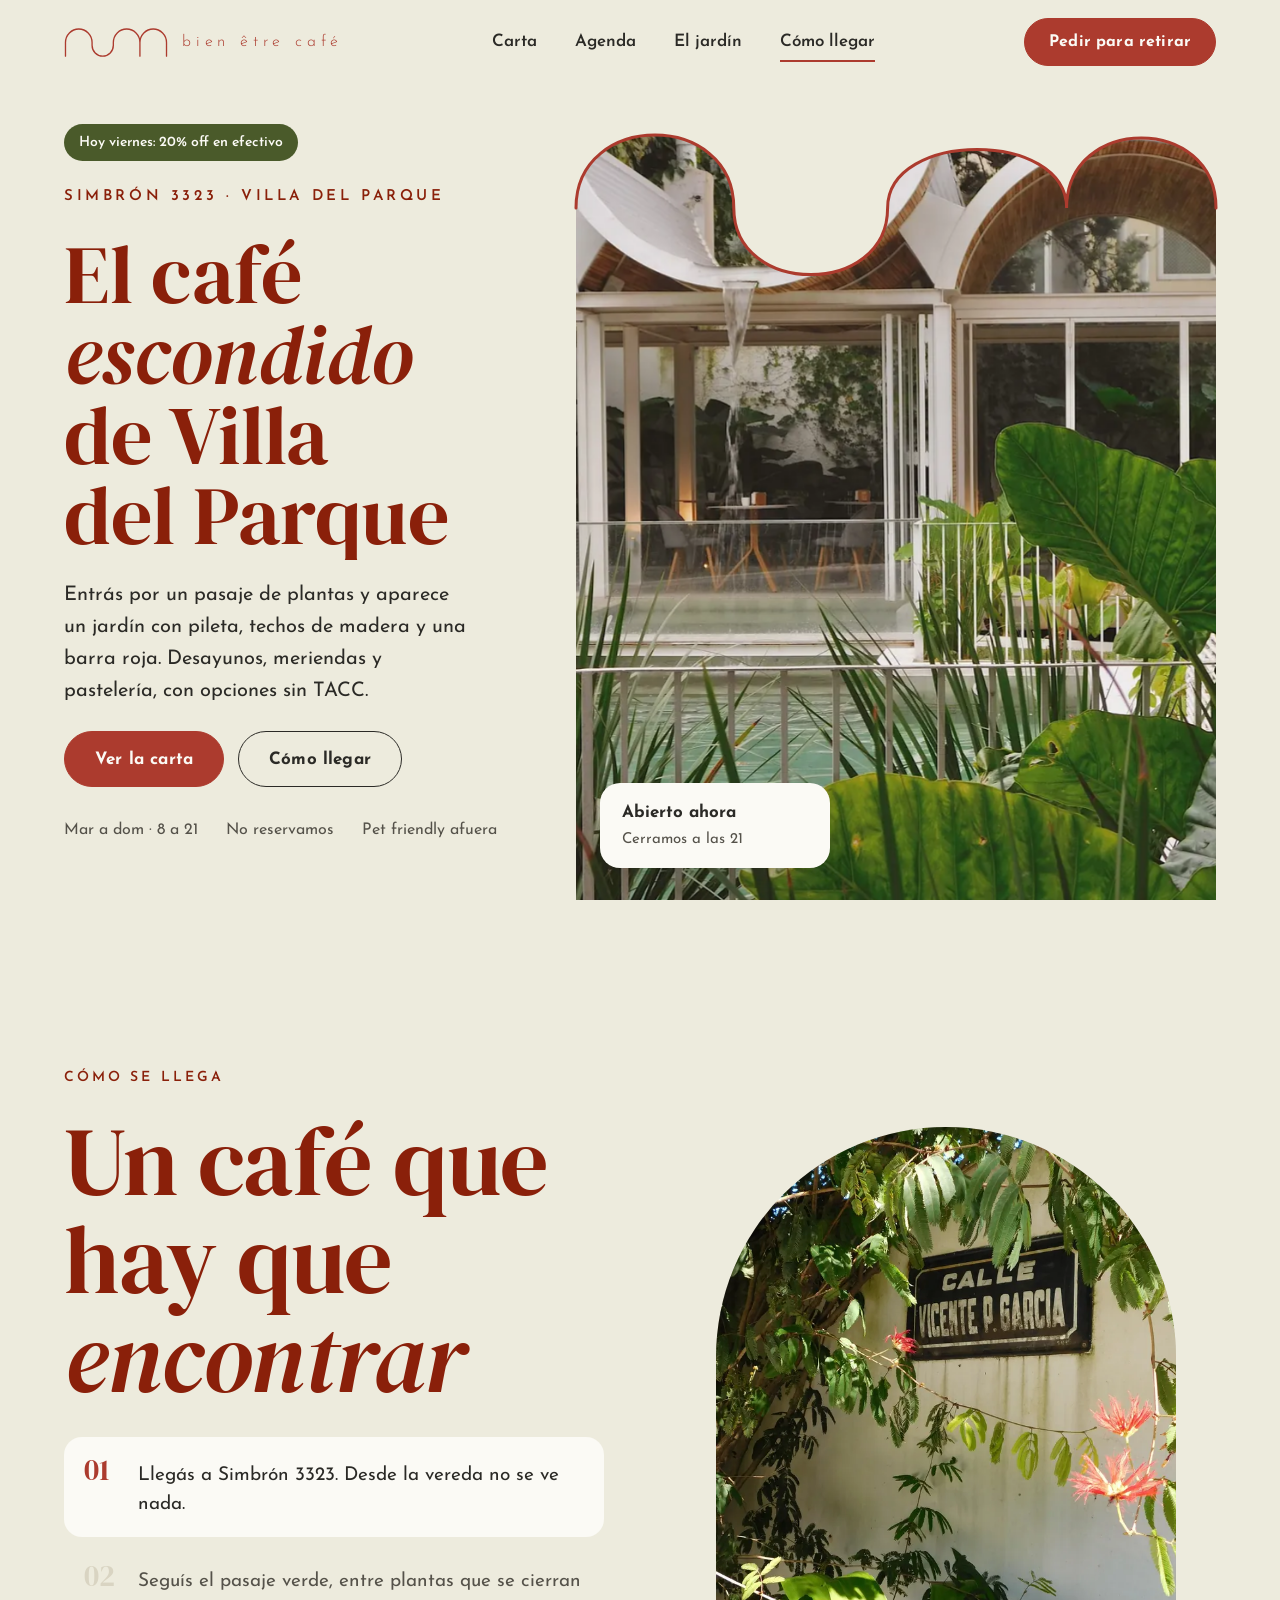
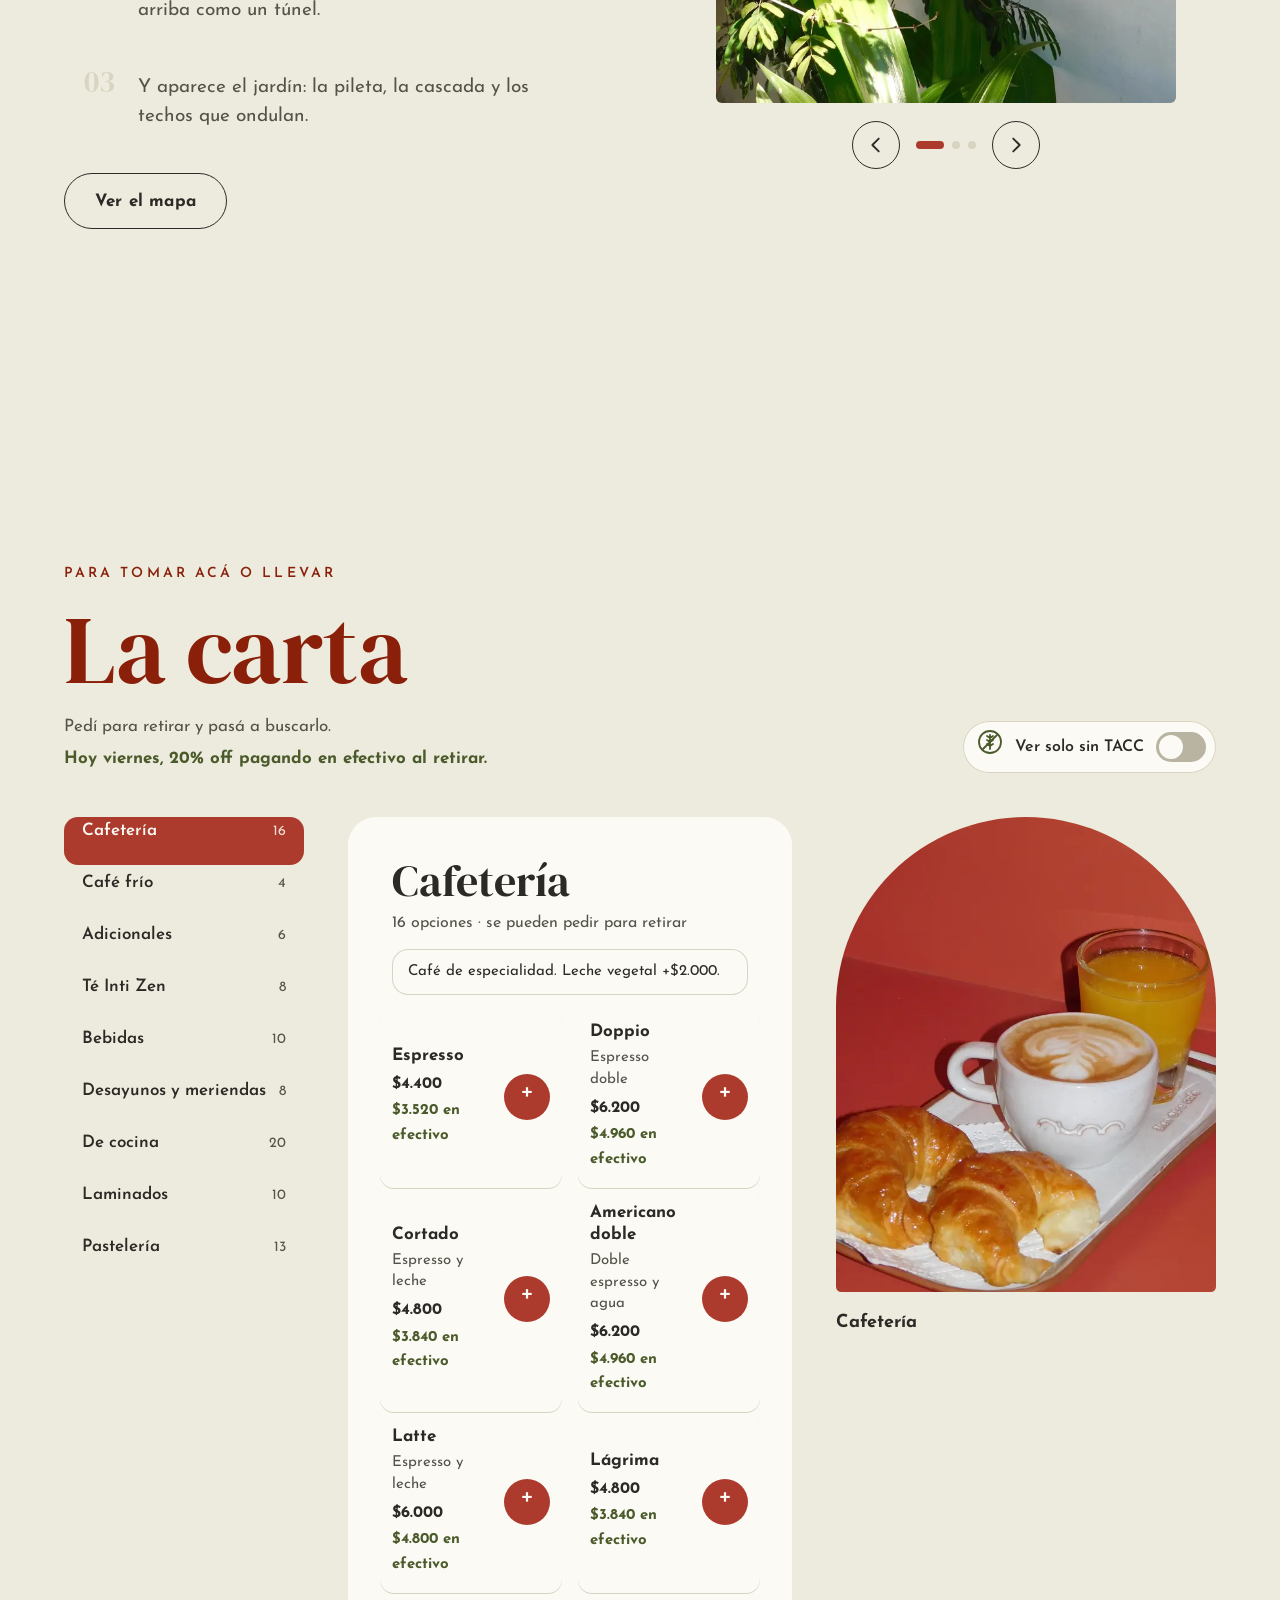
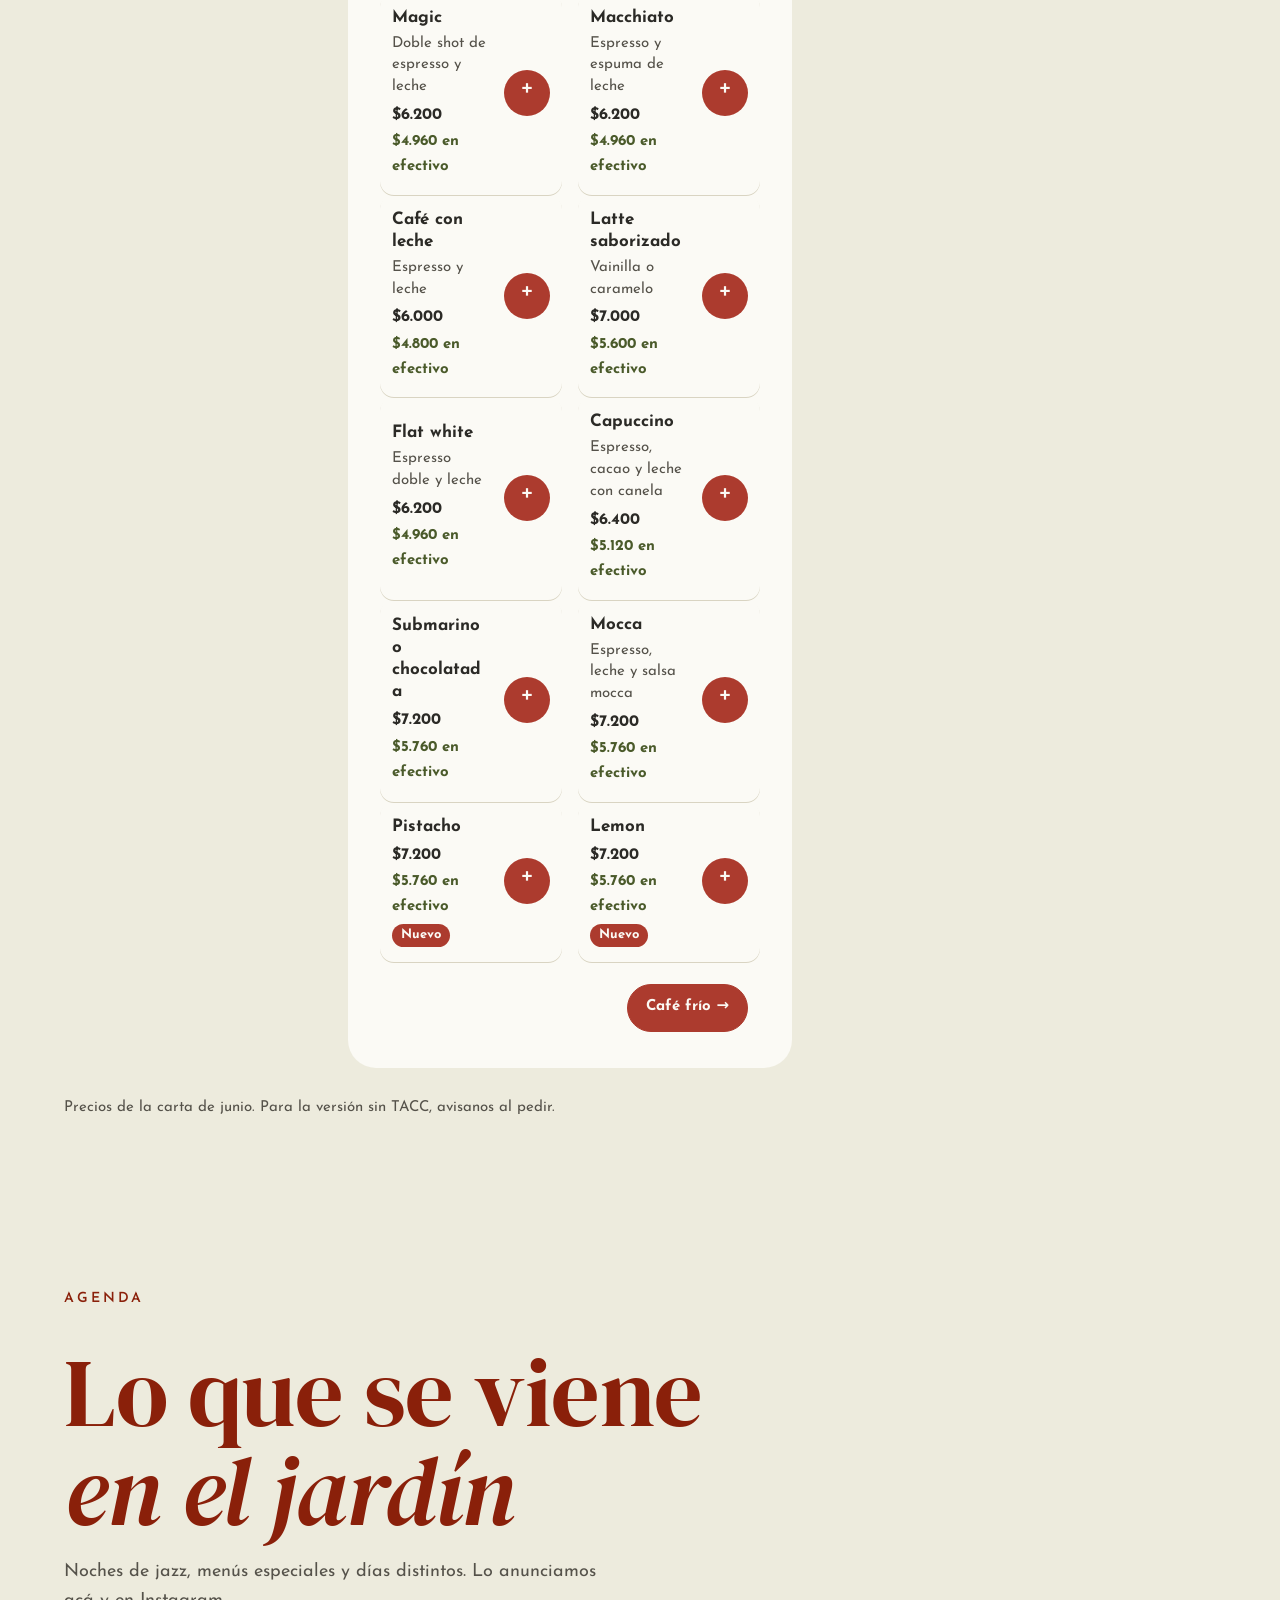
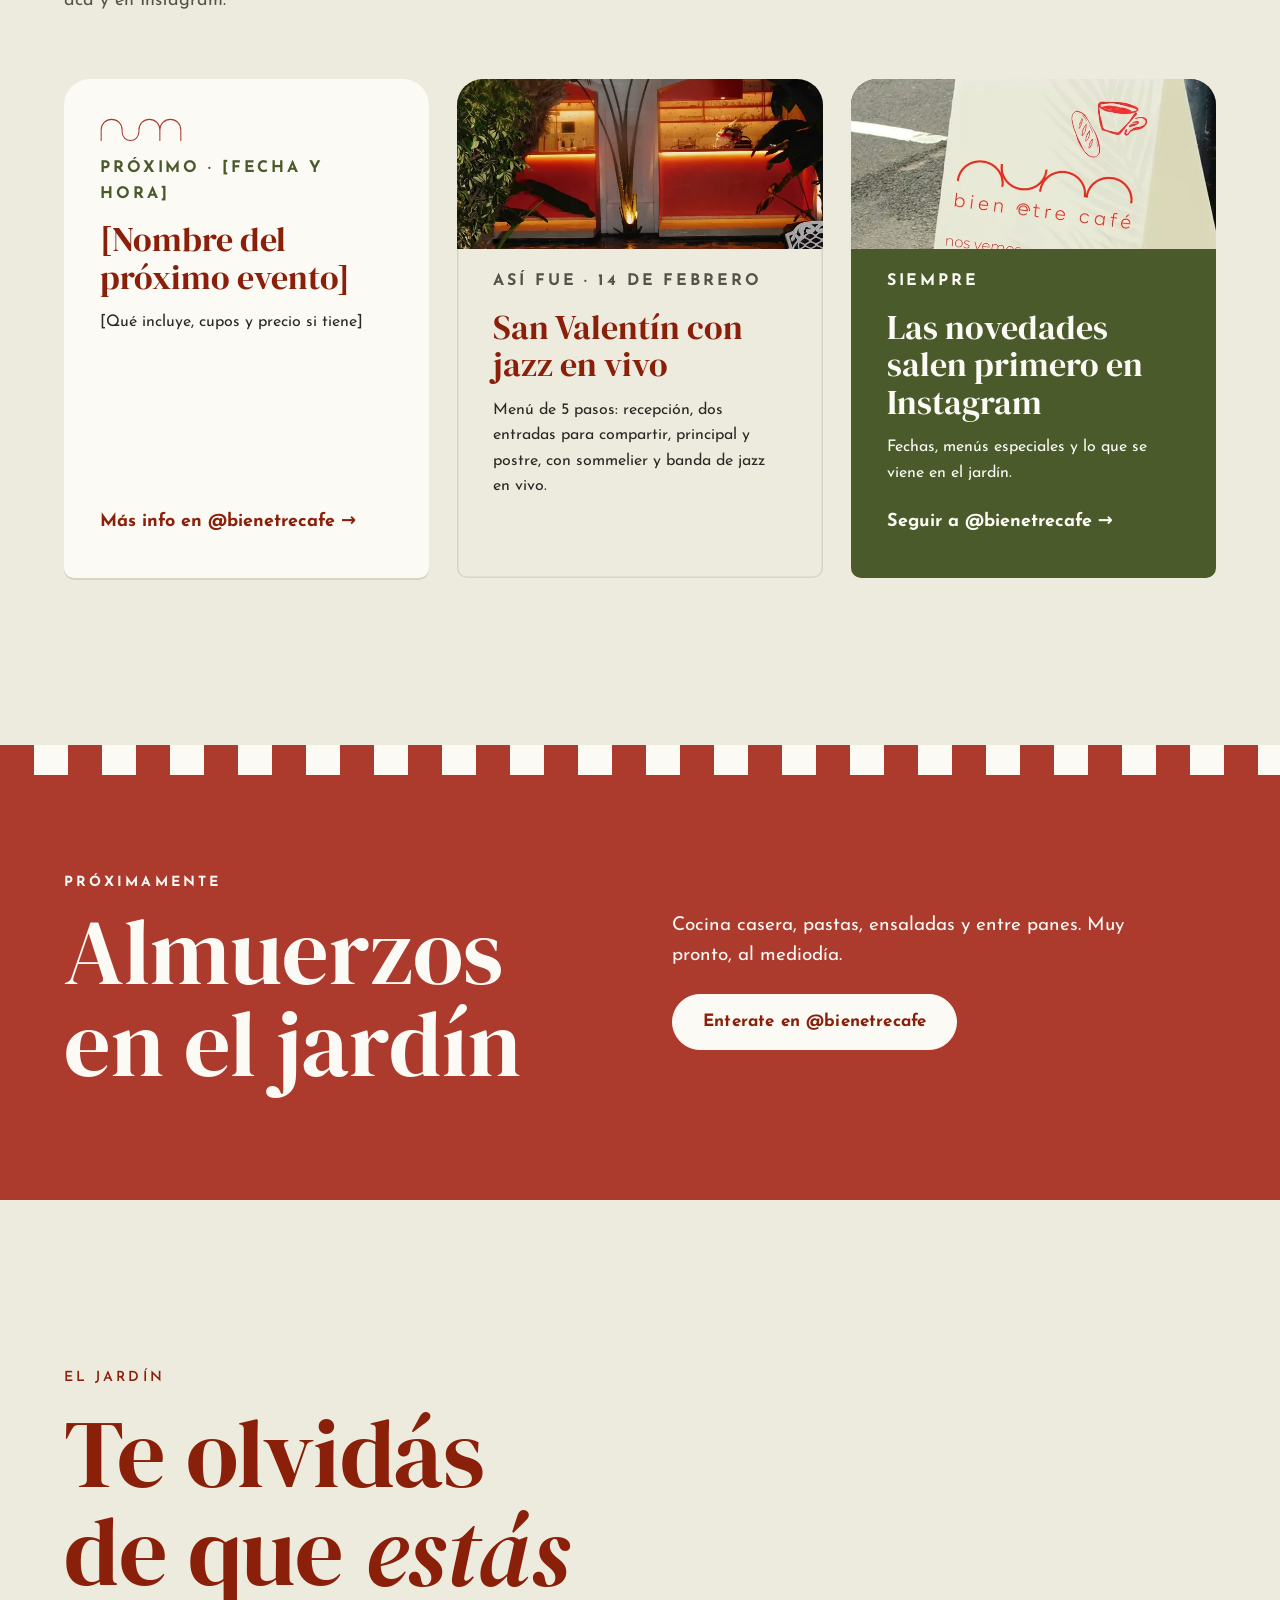
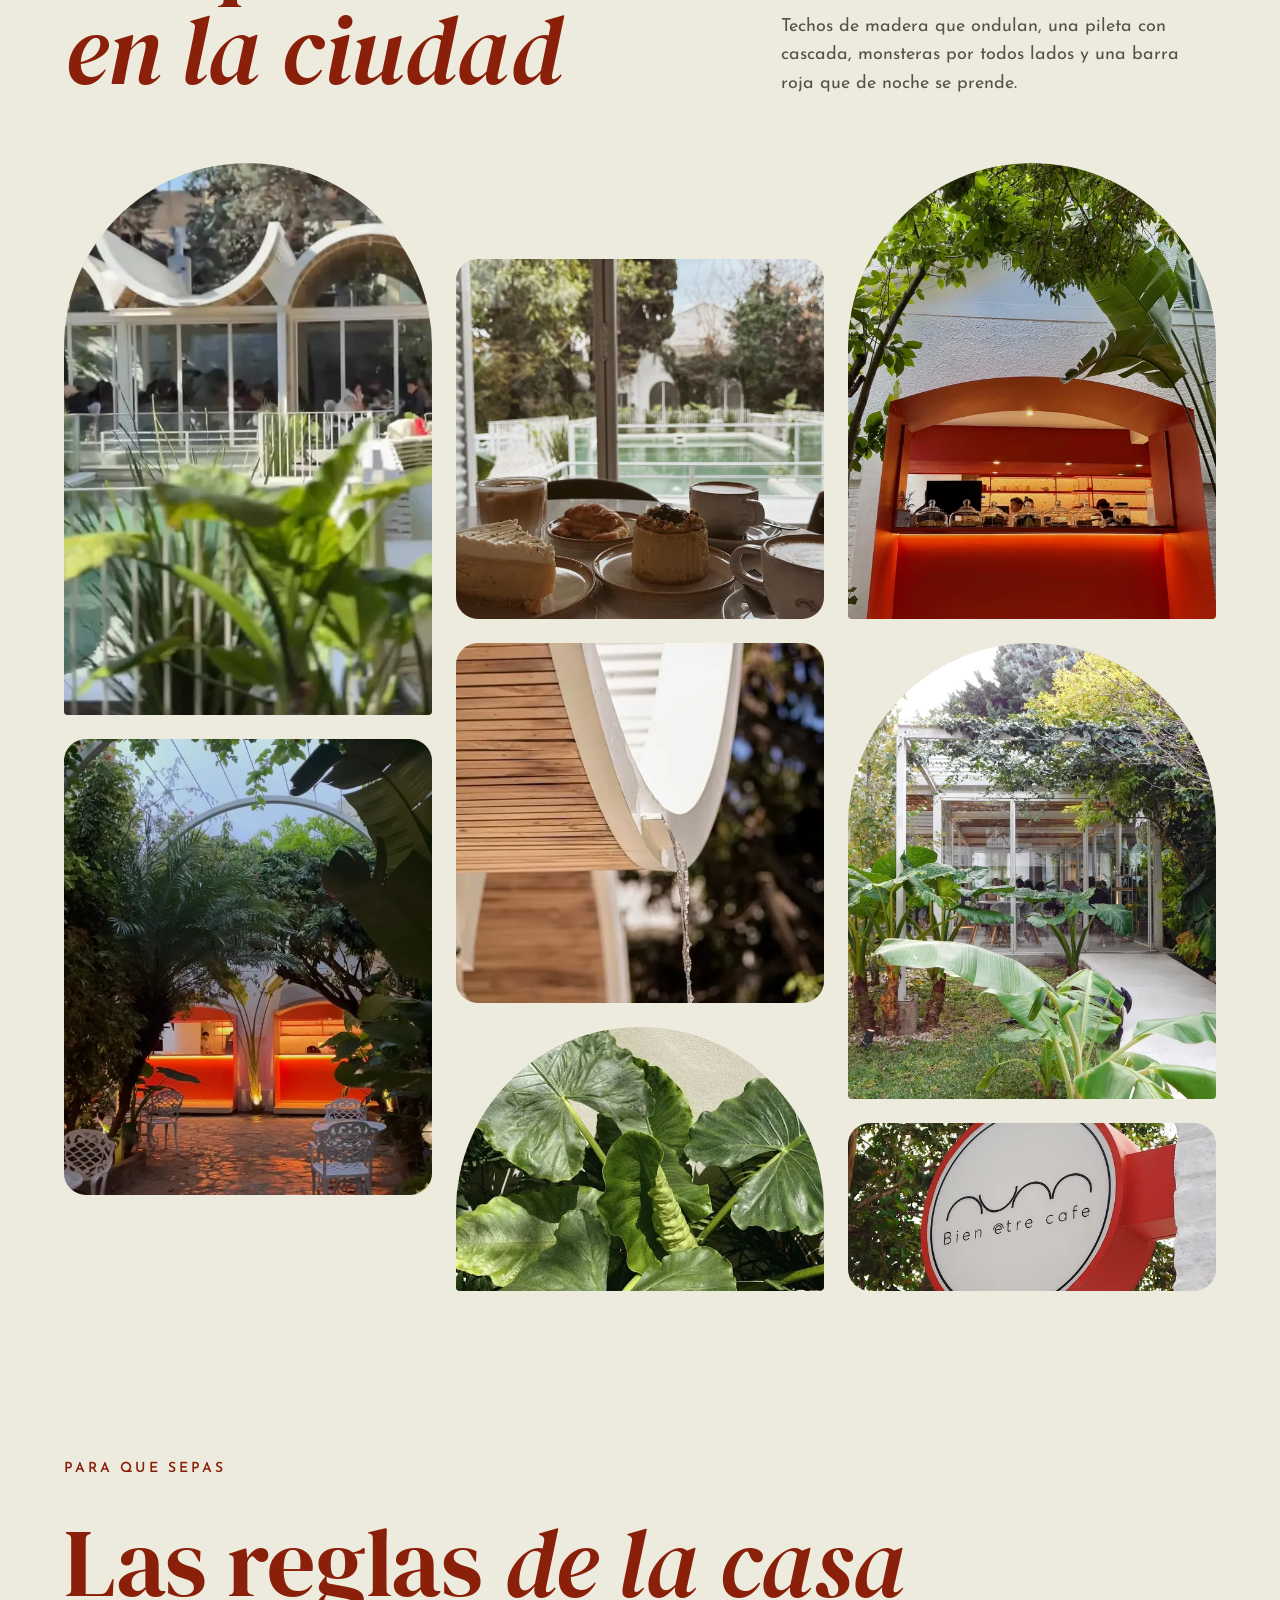
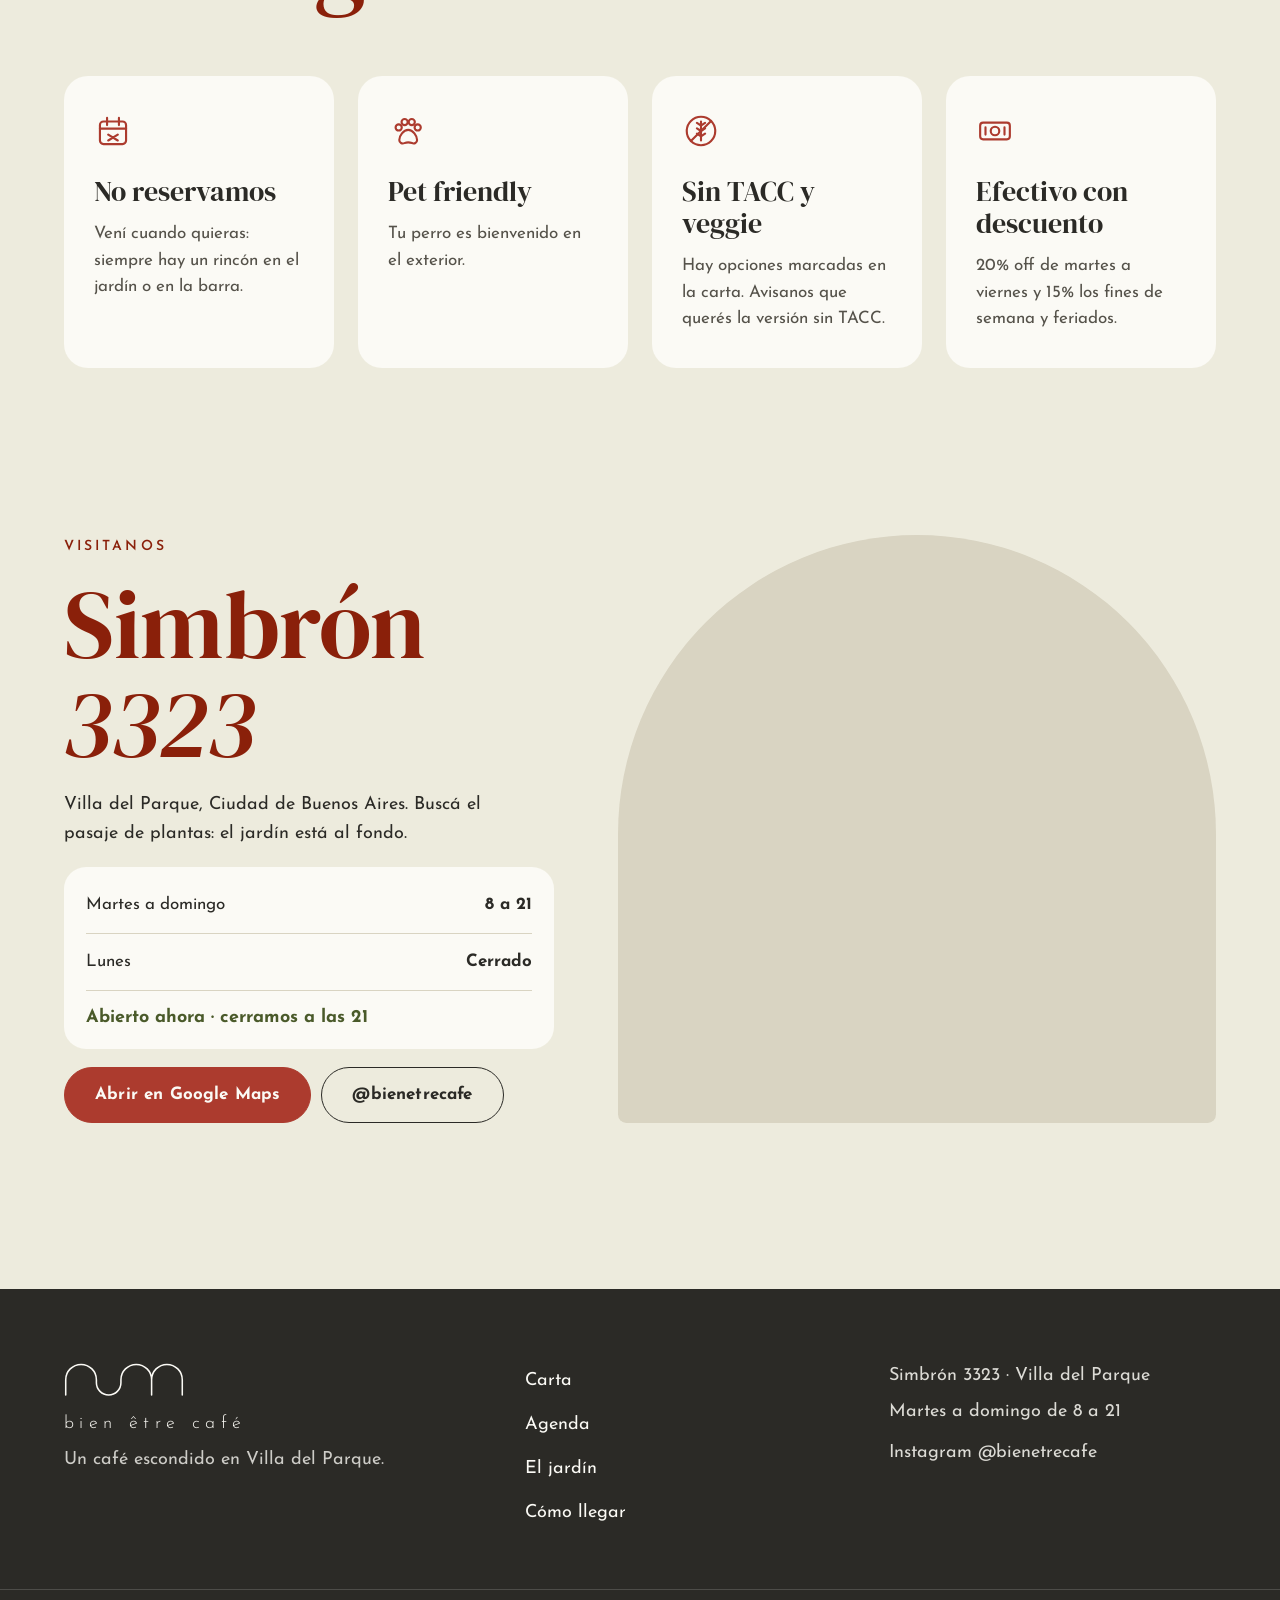
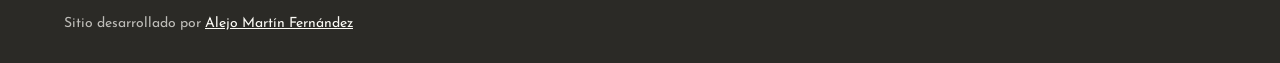
<file: index.html>
<!doctype html>
<html lang="es">
<head>
<meta charset="utf-8">
<meta name="viewport" content="width=device-width, initial-scale=1, viewport-fit=cover">
<title>Bien être café · El café escondido de Villa del Parque</title>
<meta name="description" content="Un jardín con pileta, cascada y techos de madera a un pasaje de Simbrón 3323, Villa del Parque. Desayunos, meriendas y pastelería con opciones sin TACC. Martes a domingo de 8 a 21.">
<meta name="theme-color" content="#EDEBDD">
<link rel="icon" href="img/favicon.svg" type="image/svg+xml">
<meta property="og:type" content="website">
<meta property="og:site_name" content="Bien être café">
<meta property="og:title" content="Bien être café · El café escondido de Villa del Parque">
<meta property="og:description" content="Un jardín con pileta y cascada a un pasaje de la calle. Carta, opciones sin TACC y pedidos para retirar.">
<meta property="og:url" content="https://bien-etre-cafe.vercel.app/">
<meta property="og:image" content="https://bien-etre-cafe.vercel.app/img/og.jpg">
<meta property="og:image:width" content="1200">
<meta property="og:image:height" content="630">
<meta name="twitter:card" content="summary_large_image">
<link rel="preload" href="fonts/dmserif.woff" as="font" type="font/woff" crossorigin>
<link rel="preload" href="fonts/josefin.woff" as="font" type="font/woff" crossorigin>
<script>
  (function () {
    var d = document.documentElement;
    d.classList.add('js');
    var reduce = window.matchMedia && matchMedia('(prefers-reduced-motion: reduce)').matches;
    if (!reduce) d.classList.add('con-intro');
  })();
</script>
<link rel="stylesheet" href="kit/kit.css?v=18">
<link rel="stylesheet" href="css/style.css?v=2">
</head>
<body>

<div class="intro" id="intro" aria-hidden="true">
  <div class="intro__in">
    <svg class="intro__logo" viewBox="0 0 704 212" fill="none"><path pathLength="1" d="M10 200 V110 A90 90 0 0 1 190 110 V128 A72 72 0 0 0 334 128 V110 A90 90 0 0 1 514 110 V200 V110 A90 90 0 0 1 694 110 V200"/></svg>
    <p class="intro__word"><span>b</span><span>i</span><span>e</span><span>n</span> <span>ê</span><span>t</span><span>r</span><span>e</span> <span>c</span><span>a</span><span>f</span><span>é</span></p>
  </div>
  <svg class="intro__onda" viewBox="0 0 1000 120" preserveAspectRatio="none"><path d="M0 0 H1000 V40 C1000 106 750 106 750 40 C750 106 500 106 500 40 C500 -26 250 -26 250 40 C250 106 0 106 0 40 Z"/></svg>
</div>

<a class="saltar" href="#carta">Ir a la carta</a>

<header class="hdr" id="hdr">
  <div class="hdr__in">
    <a class="hdr__logo" href="#inicio" aria-label="Bien être café, inicio">
      <img src="img/logo.svg" alt="" width="704" height="212">
      <span class="hdr__word">bien être café</span>
    </a>
    <nav class="hdr__nav" aria-label="Secciones">
      <a href="#carta">Carta</a><a href="#agenda">Agenda</a><a href="#jardin">El jardín</a><a href="#visitanos">Cómo llegar</a>
    </nav>
    <div class="hdr__acc">
      <a class="btn btn--sm hdr__cta" href="#carta" data-ir-pedir>Pedir para retirar</a>
      <a class="btn btn--sm hdr__carta" href="#carta">Carta</a>
      <button class="hdr__menu" type="button" aria-label="Abrir menú" aria-expanded="false" aria-controls="menu"><span></span><span></span></button>
    </div>
  </div>
</header>

<div class="menu" id="menu" hidden>
  <nav aria-label="Menú">
    <a href="#carta">Carta</a>
    <a href="#pasaje">Cómo se llega</a>
    <a href="#agenda">Agenda</a>
    <a href="#jardin">El jardín</a>
    <a href="#visitanos">Horarios y mapa</a>
  </nav>
  <p class="menu__pie">Simbrón 3323 · Villa del Parque<br>Martes a domingo de 8 a 21</p>
</div>

<main>

<section class="hero" id="inicio" aria-label="Bien être café">
  <div class="hero__foto">
    <div class="hero__clip" id="heroClip">
    <picture>
      <source media="(min-width: 1100px)" srcset="img/hero-desk-900.webp 900w, img/hero-desk-1400.webp 1400w" sizes="52vw">
      <img src="img/hero-celu-960.webp" srcset="img/hero-celu-640.webp 640w, img/hero-celu-960.webp 960w, img/hero-celu-1280.webp 1280w" sizes="100vw" width="960" height="1847" alt="La pileta con la cascada que cae del techo de madera, en el jardín de Bien être" fetchpriority="high" decoding="async" id="heroImg">
    </picture>
    </div>
    <svg class="hero__onda" id="heroOnda" aria-hidden="true" preserveAspectRatio="none"><path class="hero__onda-linea"/></svg>
  </div>
  <div class="hero__txt">
    <p class="chip chip--verde hero__chip" data-efectivo-chip><span data-efectivo-txt>Martes a domingo de 8 a 21</span></p>
    <p class="hero__eyebrow"><span class="lin"><span>Simbrón 3323 · Villa del Parque</span></span></p>
    <h1 class="hero__t"><span class="lin"><span>El café <em>escondido</em></span></span> <span class="lin"><span>de Villa del Parque</span></span></h1>
    <p class="hero__p">Entrás por un pasaje de plantas y aparece un jardín con pileta, techos de madera y una barra roja. Desayunos, meriendas y pastelería, con opciones sin TACC.</p>
    <div class="hero__btns">
      <a class="btn" href="#carta">Ver la carta</a>
      <a class="btn btn--linea hero__b2" href="#carta" data-ir-pedir>Pedir para retirar</a>
      <a class="btn btn--linea hero__b3" href="#visitanos">Cómo llegar</a>
    </div>
    <ul class="hero__datos">
      <li>Mar a dom · 8 a 21</li><li>No reservamos</li><li>Pet friendly afuera</li>
    </ul>
  </div>
  <div class="hero__estado" data-estado aria-live="polite"><b data-estado-t>Martes a domingo</b><span data-estado-s>de 8 a 21</span></div>
</section>

<section class="pasaje" id="pasaje" aria-labelledby="pasajeT">
  <div class="wrap pasaje__in">
    <div class="pasaje__txt rv">
      <p class="eyebrow">Cómo se llega</p>
      <h2 class="h2" id="pasajeT">Un café que hay que <em>encontrar</em></h2>
      <div class="pasaje__pasos" role="tablist" aria-label="Pasos para llegar">
        <button type="button" role="tab" class="paso is-on" aria-selected="true" data-paso="0"><b>01</b><span>Llegás a Simbrón 3323. Desde la vereda no se ve nada.</span></button>
        <button type="button" role="tab" class="paso" aria-selected="false" data-paso="1"><b>02</b><span>Seguís el pasaje verde, entre plantas que se cierran arriba como un túnel.</span></button>
        <button type="button" role="tab" class="paso" aria-selected="false" data-paso="2"><b>03</b><span>Y aparece el jardín: la pileta, la cascada y los techos que ondulan.</span></button>
      </div>
      <a class="btn btn--linea pasaje__cta" href="#visitanos">Ver el mapa</a>
    </div>
    <div class="pasaje__marco rv">
      <div class="pasaje__arco" id="pasajeArco">
        <img class="pasaje__img is-on" src="img/pasaje-1-700.webp" srcset="img/pasaje-1-700.webp 700w, img/pasaje-1-1100.webp 1100w" sizes="(min-width: 1100px) 480px, 80vw" width="700" height="875" alt="El cartel de la calle Vicente P. García entre plantas, en la entrada" loading="lazy" decoding="async">
        <img class="pasaje__img" src="img/pasaje-2-640.webp" width="640" height="1066" alt="El pasaje de plantas que lleva al jardín" loading="lazy" decoding="async">
        <img class="pasaje__img" src="img/pasaje-3-700.webp" srcset="img/pasaje-3-700.webp 700w, img/pasaje-3-1100.webp 1100w" sizes="(min-width: 1100px) 480px, 80vw" width="700" height="875" alt="El jardín con la pileta y los techos ondulados de madera" loading="lazy" decoding="async">
      </div>
      <div class="pasaje__nav">
        <button class="flecha" type="button" data-paso-mov="-1" aria-label="Paso anterior"><svg viewBox="0 0 24 24"><path d="M15 5l-7 7 7 7"/></svg></button>
        <div class="pasaje__puntos" aria-hidden="true"><span class="is-on"></span><span></span><span></span></div>
        <button class="flecha" type="button" data-paso-mov="1" aria-label="Paso siguiente"><svg viewBox="0 0 24 24"><path d="M9 5l7 7-7 7"/></svg></button>
      </div>
    </div>
  </div>
</section>

<section class="carta-sec" id="carta" aria-labelledby="cartaT">
  <div class="wrap">
    <div class="carta-sec__head rv">
      <div>
        <p class="eyebrow">Para tomar acá o llevar</p>
        <h2 class="h2" id="cartaT">La carta</h2>
        <p class="carta-sec__sub">Pedí para retirar y pasá a buscarlo. <span class="carta-sec__ef" data-efectivo-carta></span></p>
      </div>
      <div class="carta-sec__ctrl">
        <button class="switch" type="button" aria-pressed="false" id="swTacc">
          <span class="switch__ico" aria-hidden="true"><svg viewBox="0 0 26 26"><circle cx="13" cy="13" r="11"/><path d="M13 6v14M13 9l-3-2M13 9l3-2M13 13l-3-2M13 13l3-2M13 17l-3-2M13 17l3-2"/><path d="M6 20L20 6"/></svg></span>
          <span class="switch__t">Ver solo sin TACC</span>
          <span class="switch__track" aria-hidden="true"><span></span></span>
        </button>
      </div>
    </div>

    <div class="carta" id="carta-app" aria-busy="true">
      <div class="carta__tabs" role="tablist" aria-label="Secciones de la carta"></div>
      <nav class="carta__indice" aria-label="Secciones de la carta"></nav>
      <div class="carta__panel" id="cartaPanel" role="tabpanel" tabindex="-1"></div>
      <aside class="carta__foto" aria-hidden="true"><div class="carta__foto-in"><img alt="" id="cartaFoto" width="800" height="800"><p class="carta__foto-t" id="cartaFotoT"></p></div></aside>
    </div>
    <p class="carta-sec__nota">Precios de la carta de junio. Para la versión sin TACC, avisanos al pedir.</p>
  </div>
</section>

<section class="agenda" id="agenda" aria-labelledby="agendaT">
  <div class="wrap">
    <div class="sec-head rv">
      <p class="eyebrow">Agenda</p>
      <h2 class="h2" id="agendaT">Lo que se viene <em>en el jardín</em></h2>
      <p class="sec-head__p">Noches de jazz, menús especiales y días distintos. Lo anunciamos acá y en Instagram.</p>
    </div>
    <div class="agenda__lista" id="agendaLista" data-arrastre></div>
  </div>
</section>

<section class="almuerzos" id="almuerzos" aria-labelledby="almT">
  <div class="almuerzos__toldo" aria-hidden="true"></div>
  <div class="wrap almuerzos__in">
    <div class="rv">
      <p class="almuerzos__pre">Próximamente</p>
      <h2 class="almuerzos__t" id="almT">Almuerzos en el jardín</h2>
    </div>
    <div class="almuerzos__der rv">
      <p>Cocina casera, pastas, ensaladas y entre panes. Muy pronto, al mediodía.</p>
      <a class="btn btn--crema" href="https://www.instagram.com/bienetrecafe/" target="_blank" rel="noopener">Enterate en @bienetrecafe</a>
    </div>
  </div>
</section>

<section class="jardin" id="jardin" aria-labelledby="jardinT">
  <div class="wrap">
    <div class="sec-head sec-head--fila rv">
      <div>
        <p class="eyebrow">El jardín</p>
        <h2 class="h2" id="jardinT">Te olvidás de que <em>estás en la ciudad</em></h2>
      </div>
      <p class="sec-head__p">Techos de madera que ondulan, una pileta con cascada, monsteras por todos lados y una barra roja que de noche se prende.</p>
    </div>
  </div>
  <div class="jardin__galeria" data-arrastre tabindex="0" aria-label="Fotos del jardín">
    <figure class="g g--a"><img src="img/g-020-600.webp" srcset="img/g-020-600.webp 600w, img/g-020-1000.webp 1000w" sizes="(min-width: 1100px) 30vw, 72vw" width="600" height="999" alt="Los techos ondulados sobre el salón de vidrio" loading="lazy" decoding="async"></figure>
    <figure class="g g--b"><img src="img/g-024-600.webp" srcset="img/g-024-600.webp 600w, img/g-024-1000.webp 1000w" sizes="(min-width: 1100px) 26vw, 72vw" width="600" height="750" alt="Café y pastelería en una mesa frente a la pileta" loading="lazy" decoding="async"></figure>
    <figure class="g g--c"><img src="img/g-017-600.webp" srcset="img/g-017-600.webp 600w, img/g-017-1000.webp 1000w" sizes="(min-width: 1100px) 22vw, 72vw" width="600" height="968" alt="La barra roja entre plantas" loading="lazy" decoding="async"></figure>
    <figure class="g g--d"><img src="img/g-053-600.webp" srcset="img/g-053-600.webp 600w, img/g-053-1000.webp 1000w" sizes="(min-width: 1100px) 22vw, 72vw" width="600" height="749" alt="Detalle del techo de madera y el agua que cae" loading="lazy" decoding="async"></figure>
    <figure class="g g--e"><img src="img/g-030-600.webp" srcset="img/g-030-600.webp 600w, img/g-030-1000.webp 1000w" sizes="(min-width: 1100px) 26vw, 72vw" width="600" height="800" alt="El jardín con bananeros y el salón al fondo" loading="lazy" decoding="async"></figure>
    <figure class="g g--f"><img src="img/g-038-600.webp" srcset="img/g-038-600.webp 600w, img/g-038-1000.webp 1000w" sizes="(min-width: 1100px) 22vw, 72vw" width="600" height="1000" alt="La barra iluminada de noche, vista desde el patio" loading="lazy" decoding="async"></figure>
    <figure class="g g--g"><img src="img/g-050-600.webp" srcset="img/g-050-600.webp 600w, img/g-050-1000.webp 1000w" sizes="(min-width: 1100px) 22vw, 72vw" width="600" height="750" alt="Hojas grandes de las plantas del jardín" loading="lazy" decoding="async"></figure>
    <figure class="g g--h"><img src="img/g-046-600.webp" srcset="img/g-046-600.webp 600w, img/g-046-1000.webp 1000w" sizes="(min-width: 1100px) 22vw, 72vw" width="600" height="750" alt="El cartel redondo con el logo de Bien être café" loading="lazy" decoding="async"></figure>
  </div>
  <div class="jardin__ctrl wrap" aria-hidden="false">
    <button class="flecha" type="button" data-gal="-1" aria-label="Foto anterior"><svg viewBox="0 0 24 24"><path d="M15 5l-7 7 7 7"/></svg></button>
    <button class="flecha" type="button" data-gal="1" aria-label="Foto siguiente"><svg viewBox="0 0 24 24"><path d="M9 5l7 7-7 7"/></svg></button>
  </div>
</section>

<section class="reglas" aria-labelledby="reglasT">
  <div class="wrap">
    <div class="sec-head rv">
      <p class="eyebrow">Para que sepas</p>
      <h2 class="h2" id="reglasT">Las reglas <em>de la casa</em></h2>
    </div>
    <ul class="reglas__lista">
      <li class="regla rv"><span class="regla__ico" aria-hidden="true"><svg viewBox="0 0 32 32"><rect x="5" y="8" width="22" height="19" rx="3"/><path d="M5 14h22M11 5v6M21 5v6M12 19l8 5M20 19l-8 5"/></svg></span><h3>No reservamos</h3><p>Vení cuando quieras: siempre hay un rincón en el jardín o en la barra.</p></li>
      <li class="regla rv"><span class="regla__ico" aria-hidden="true"><svg viewBox="0 0 32 32"><circle cx="9" cy="13" r="2.6"/><circle cx="14" cy="8.5" r="2.6"/><circle cx="20" cy="8.5" r="2.6"/><circle cx="25" cy="13" r="2.6"/><path d="M17 15c-4 0-7.5 5-7.5 8.5 0 2.5 2.4 3.5 4.3 2.7 2-.8 4.4-.8 6.4 0 1.9.8 4.3-.2 4.3-2.7C24.5 20 21 15 17 15Z"/></svg></span><h3>Pet friendly</h3><p>Tu perro es bienvenido en el exterior.</p></li>
      <li class="regla rv"><span class="regla__ico" aria-hidden="true"><svg viewBox="0 0 32 32"><circle cx="16" cy="16" r="12"/><path d="M16 8v16M16 11.5l-3.4-2.3M16 11.5l3.4-2.3M16 16l-3.4-2.3M16 16l3.4-2.3M16 20.5l-3.4-2.3M16 20.5l3.4-2.3"/><path d="M7.5 24.5l17-17"/></svg></span><h3>Sin TACC y veggie</h3><p>Hay opciones marcadas en la carta. Avisanos que querés la versión sin TACC.</p></li>
      <li class="regla rv"><span class="regla__ico" aria-hidden="true"><svg viewBox="0 0 32 32"><rect x="3.5" y="9" width="25" height="14" rx="2.5"/><circle cx="16" cy="16" r="3.6"/><path d="M8 13v6M24 13v6"/></svg></span><h3>Efectivo con descuento</h3><p>20% off de martes a viernes y 15% los fines de semana y feriados.</p></li>
    </ul>
  </div>
</section>

<section class="visitanos" id="visitanos" aria-labelledby="visT">
  <div class="wrap visitanos__in">
    <div class="visitanos__txt rv">
      <p class="eyebrow">Visitanos</p>
      <h2 class="h2" id="visT">Simbrón <em>3323</em></h2>
      <p class="visitanos__p">Villa del Parque, Ciudad de Buenos Aires. Buscá el pasaje de plantas: el jardín está al fondo.</p>
      <div class="horario" data-horario>
        <div class="horario__fila"><span>Martes a domingo</span><b>8 a 21</b></div>
        <div class="horario__fila"><span>Lunes</span><b>Cerrado</b></div>
        <p class="horario__estado" data-estado-largo></p>
      </div>
      <div class="visitanos__btns">
        <a class="btn" href="https://www.google.com/maps/search/?api=1&amp;query=Bien+%C3%AAtre+caf%C3%A9+Simbr%C3%B3n+3323+Buenos+Aires" target="_blank" rel="noopener">Abrir en Google Maps</a>
        <a class="btn btn--linea" href="https://www.instagram.com/bienetrecafe/" target="_blank" rel="noopener">@bienetrecafe</a>
      </div>
    </div>
    <div class="visitanos__mapa rv">
      <iframe title="Mapa: Simbrón 3323, Villa del Parque" data-src="https://www.google.com/maps?q=Simbr%C3%B3n%203323%2C%20Villa%20del%20Parque%2C%20Buenos%20Aires&amp;z=16&amp;output=embed" loading="lazy" referrerpolicy="no-referrer-when-downgrade"></iframe>
    </div>
  </div>
</section>

</main>

<footer class="pie">
  <div class="wrap pie__in">
    <div class="pie__marca">
      <img src="img/logo-claro.svg" alt="" width="704" height="212">
      <p class="pie__word">bien être café</p>
      <p>Un café escondido en Villa del Parque.</p>
    </div>
    <nav class="pie__nav" aria-label="Pie">
      <a href="#carta">Carta</a><a href="#agenda">Agenda</a><a href="#jardin">El jardín</a><a href="#visitanos">Cómo llegar</a>
    </nav>
    <div class="pie__datos">
      <p>Simbrón 3323 · Villa del Parque</p>
      <p>Martes a domingo de 8 a 21</p>
      <p><a href="https://www.instagram.com/bienetrecafe/" target="_blank" rel="noopener">Instagram @bienetrecafe</a></p>
    </div>
  </div>
  <p class="pie__credito wrap">Sitio desarrollado por <a href="https://alejomfernandez.com.ar" target="_blank" rel="noopener">Alejo Martín Fernández</a></p>
</footer>

<script src="js/main.js?v=2" defer></script>
<script type="module">
  import { initKit } from './kit/kit.js?v=18';
  const BANDEJA = '<svg viewBox="0 0 24 24"><rect x="3" y="7" width="18" height="11" rx="3"/><path d="M6.5 10.5h11"/></svg>';
  try {
    const kit = await initKit({
      config: 'cliente.json',
      carta: {},
      carrito: { label: 'Tu bandeja', icono: BANDEJA },
      badge: true,
    });
    window.__kit = kit;
    document.dispatchEvent(new CustomEvent('be:kit', { detail: kit }));
  } catch (err) {
    console.error('[demo] kit', err);
    document.dispatchEvent(new CustomEvent('be:kit-error'));
  }
</script>
</body>
</html>
</file>
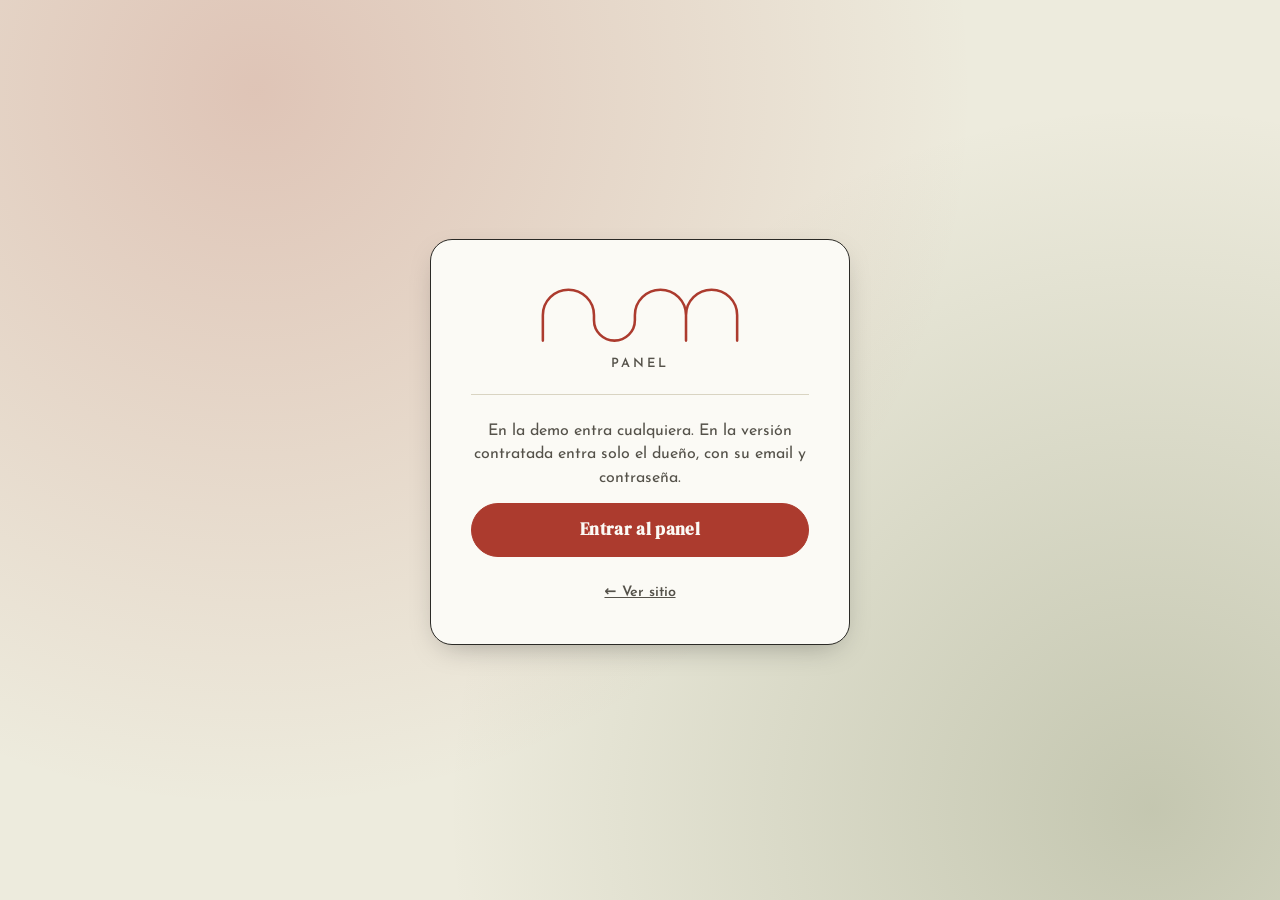
<file: admin/index.html>
<!doctype html>
<!-- Plantilla del panel. Va en web/admin/index.html de cada demo (scripts/instalar.mjs la copia). -->
<html lang="es">
<head>
<meta charset="utf-8">
<meta name="viewport" content="width=device-width, initial-scale=1, viewport-fit=cover">
<meta name="robots" content="noindex, nofollow">
<meta name="theme-color" content="#2B2A26">
<title>Panel · Bien être café</title>
<link rel="icon" href="../img/favicon.svg" type="image/svg+xml">
<script>
  // /admin sin barra final rompe las rutas relativas en algunos servidores (XAMPP): la agregamos.
  if (!/\/$|\.html$/.test(location.pathname)) location.replace(location.pathname + '/' + location.search + location.hash);
</script>
<link rel="stylesheet" href="../css/fuentes.css?v=1">
<link rel="stylesheet" href="../kit/kit.css?v=18">
<link rel="stylesheet" href="../kit/admin/admin.css?v=18">
</head>
<body>
<div id="kit-admin" class="kit-root kit-admin" aria-busy="true"></div>
<script type="module">
  import { initAdmin } from '../kit/admin/admin.js?v=18';
  initAdmin({ config: '../cliente.json', sitio: '../' });
</script>
</body>
</html>
</file>
<file: kit/kit.css>
/* KIT DEMOS — estilos de módulos y popups.
   Todo sale de las variables --kit-* que arma core/theme.js desde cliente.json → marca.
   Cada demo puede pisar cualquier variable o clase .kit-* en su propio CSS. */

:root {
  --kit-bg: #fff; --kit-surface: #fff; --kit-text: #151515; --kit-muted: #666; --kit-primary: #111; --kit-on-primary: #fff;
  --kit-accent: #fc0; --kit-on-accent: #111; --kit-border: #ddd; --kit-ok: #1f9d55; --kit-warn: #d97706; --kit-danger: #d42a1d;
  --kit-font-head: inherit; --kit-font-body: inherit; --kit-head-case: uppercase;
  --kit-radius: 14px; --kit-radius-btn: 12px; --kit-border-w: 1.5px; --kit-shadow: 0 10px 30px -12px rgba(0,0,0,.35);
  --kit-ease: cubic-bezier(.2,.8,.2,1); --kit-z: 9000;
}
.kit-root, .kit-root *, .kit-root *::before, .kit-root *::after { box-sizing: border-box; }
.kit-root [hidden], .kit-root[hidden] { display: none !important; }
.kit-root { font-family: var(--kit-font-body); color: var(--kit-text); -webkit-tap-highlight-color: transparent; }
.kit-sr { position: absolute !important; width: 1px; height: 1px; overflow: hidden; clip: rect(0 0 0 0); white-space: nowrap; }
html.kit-lock { overflow: hidden; }
html.kit-lock body { overflow: hidden; touch-action: none; }

/* ---------- botones ---------- */
.kit-btn {
  appearance: none; display: inline-flex; align-items: center; justify-content: center; gap: .45em;
  min-height: 44px; padding: .7em 1.15em; border: var(--kit-border-w) solid var(--kit-primary); border-radius: var(--kit-radius-btn);
  background: var(--kit-primary); color: var(--kit-on-primary); font: 700 .95rem/1.1 var(--kit-font-body); text-decoration: none;
  cursor: pointer; transition: transform .15s var(--kit-ease), filter .15s, background .2s, box-shadow .2s; white-space: nowrap;
}
.kit-btn:hover { filter: brightness(1.08); }
.kit-btn:active { transform: translateY(1px) scale(.98); }
.kit-btn:focus-visible, .kit-chip:focus-visible, .kit-tab:focus-visible, .kit-add:focus-visible, .kit-x:focus-visible { outline: 3px solid var(--kit-accent); outline-offset: 2px; }
.kit-btn--ghost { background: var(--kit-surface); color: var(--kit-text); border-color: var(--kit-border); }
.kit-btn--danger { background: var(--kit-danger); border-color: var(--kit-danger); color: #fff; }
.kit-btn--danger-t { color: var(--kit-danger); }
.kit-btn--sm { min-height: 36px; padding: .45em .85em; font-size: .85rem; }
.kit-btn--big { min-height: 54px; font-size: 1.05rem; font-family: var(--kit-font-head); text-transform: var(--kit-head-case); letter-spacing: .02em; }
.kit-btn--block { width: 100%; }
.kit-btn[disabled] { opacity: .55; cursor: not-allowed; }
.kit-btn.is-loading { position: relative; color: transparent !important; }
.kit-btn.is-loading::after { content: ""; position: absolute; width: 20px; height: 20px; border: 2.5px solid var(--kit-on-primary); border-right-color: transparent; border-radius: 50%; animation: kit-spin .7s linear infinite; }
.kit-icon { appearance: none; width: 36px; height: 36px; display: inline-grid; place-items: center; border: var(--kit-border-w) solid var(--kit-border); border-radius: 10px; background: var(--kit-surface); color: var(--kit-text); cursor: pointer; font-size: 1rem; }
.kit-icon--danger { color: var(--kit-danger); }
.kit-icon[disabled] { opacity: .35; cursor: default; }
.kit-row { display: flex; gap: .6rem; flex-wrap: wrap; align-items: center; }
.kit-row--end { justify-content: flex-end; } .kit-row--center { justify-content: center; } .kit-row--between { justify-content: space-between; }
.kit-row--stack { flex-direction: column; align-items: stretch; }

/* ---------- badges / tags ---------- */
.kit-badge { display: inline-flex; align-items: center; gap: .3em; padding: .28em .6em; border-radius: 999px; font: 700 .72rem/1 var(--kit-font-body); letter-spacing: .02em; background: color-mix(in srgb, var(--kit-text) 9%, var(--kit-surface)); color: var(--kit-text); white-space: nowrap; }
.kit-badge--ok { background: color-mix(in srgb, var(--kit-ok) 16%, var(--kit-surface)); color: color-mix(in srgb, var(--kit-ok) 75%, #000); }
.kit-badge--warn { background: color-mix(in srgb, var(--kit-warn) 18%, var(--kit-surface)); color: color-mix(in srgb, var(--kit-warn) 70%, #000); }
.kit-badge--danger, .kit-badge--off { background: color-mix(in srgb, var(--kit-danger) 14%, var(--kit-surface)); color: color-mix(in srgb, var(--kit-danger) 80%, #000); }
.kit-badge--new { background: var(--kit-accent); color: var(--kit-on-accent); animation: kit-pulse 1.4s ease-in-out 3; }
.kit-tag { display: inline-grid; place-items: center; width: 1.15em; height: 1.15em; vertical-align: -.12em; margin-left: .15em; color: var(--kit-primary); }
.kit-tag svg { width: 100%; height: 100%; }
.kit-tag--txt { width: auto; height: auto; font-size: .7em; padding: .15em .45em; border-radius: 999px; background: var(--kit-accent); color: var(--kit-on-accent); }

/* ---------- carta ---------- */
.kit-carta { --kit-cols: 1; }
.kit-tabs { display: flex; gap: .5rem; overflow-x: auto; scrollbar-width: none; padding: 2px 2px 10px; margin-bottom: .5rem; scroll-snap-type: x proximity; }
.kit-tabs::-webkit-scrollbar { display: none; }
.kit-tab {
  appearance: none; flex: 0 0 auto; scroll-snap-align: start; min-height: 44px; padding: .55em 1.1em;
  border: var(--kit-border-w) solid var(--kit-text); border-radius: var(--kit-radius-btn); background: var(--kit-surface); color: var(--kit-text);
  font: 700 .95rem/1 var(--kit-font-head); text-transform: var(--kit-head-case); letter-spacing: .03em; cursor: pointer; transition: background .2s, color .2s, transform .15s;
}
.kit-tab.is-on { background: var(--kit-primary); border-color: var(--kit-primary); color: var(--kit-on-primary); }
.kit-carta__panel { display: grid; grid-template-columns: repeat(var(--kit-cols), minmax(0, 1fr)); gap: 0 2rem; }
.kit-item {
  display: grid; grid-template-columns: auto minmax(0, 1fr) auto; gap: .9rem; align-items: center; padding: 1rem 0;
  border-bottom: var(--kit-border-w) dashed var(--kit-border); min-width: 0;
  animation: kit-up .5s var(--kit-ease) both; animation-delay: calc(var(--i, 0) * 45ms);
}
.kit-item:not(:has(.kit-item__foto)) { grid-template-columns: minmax(0, 1fr) auto; }
.kit-item.is-off { opacity: .55; }
.kit-item__foto { width: 64px; height: 64px; object-fit: cover; border-radius: calc(var(--kit-radius) * .7); }
.kit-item__name { margin: 0 0 .25rem; font: 400 1.2rem/1.05 var(--kit-font-head); text-transform: var(--kit-head-case); }
.kit-item__n { margin-right: .5em; color: var(--kit-primary); }
.kit-item__desc { margin: 0; color: var(--kit-muted); font-size: .9rem; line-height: 1.4; }
.kit-item__side { display: flex; flex-direction: column; align-items: flex-end; gap: .45rem; }
.kit-price { font: 700 1.05rem/1 var(--kit-font-body); white-space: nowrap; }
.kit-price--na { font-size: .85rem; color: var(--kit-muted); font-weight: 600; }
.kit-add {
  appearance: none; min-height: 40px; padding: .45em .9em; border: var(--kit-border-w) solid var(--kit-primary); border-radius: var(--kit-radius-btn);
  background: var(--kit-surface); color: var(--kit-primary); font: 800 .85rem/1 var(--kit-font-body); cursor: pointer; white-space: nowrap;
  transition: background .2s, color .2s, transform .12s;
}
.kit-add:hover { background: var(--kit-primary); color: var(--kit-on-primary); }
.kit-add:active { transform: scale(.94); }
.kit-step { display: inline-flex; align-items: center; border: var(--kit-border-w) solid var(--kit-primary); border-radius: var(--kit-radius-btn); background: var(--kit-primary); color: var(--kit-on-primary); overflow: hidden; animation: kit-pop .25s var(--kit-ease); }
.kit-step button { appearance: none; width: 38px; height: 38px; border: 0; background: transparent; color: inherit; font: 800 1.15rem/1 var(--kit-font-body); cursor: pointer; }
.kit-step button:disabled { opacity: .35; cursor: default; }
.kit-step output { min-width: 1.6em; text-align: center; font-weight: 800; }
.kit-step--lg button { width: 46px; height: 46px; }
.kit-step--lg output { min-width: 2.2em; font-size: 1.15rem; }
@media (min-width: 900px) { .kit-carta { --kit-cols: 2; } }

/* ---------- botón flotante del carrito ---------- */
.kit-fab {
  position: fixed; z-index: calc(var(--kit-z) - 2); right: max(14px, env(safe-area-inset-right)); bottom: max(14px, env(safe-area-inset-bottom));
  display: flex; align-items: center; gap: .7rem; padding: .55rem 1rem .55rem .6rem; min-height: 58px;
  border: var(--kit-border-w) solid var(--kit-text); border-radius: var(--kit-radius-btn); background: var(--kit-primary); color: var(--kit-on-primary);
  box-shadow: var(--kit-shadow); cursor: pointer; font-family: var(--kit-font-body); text-align: left;
  animation: kit-in-up .45s var(--kit-ease) both;
}
.kit-fab__ico { width: 40px; height: 40px; display: grid; place-items: center; border-radius: calc(var(--kit-radius-btn) * .8); background: color-mix(in srgb, var(--kit-on-primary) 16%, transparent); }
.kit-fab__ico svg { width: 22px; height: 22px; fill: none; stroke: currentColor; stroke-width: 2; stroke-linejoin: round; }
.kit-fab__txt { display: flex; flex-direction: column; line-height: 1.1; }
.kit-fab__label { font: 400 1rem/1 var(--kit-font-head); text-transform: var(--kit-head-case); letter-spacing: .03em; }
.kit-fab__total { font-weight: 700; font-size: .9rem; opacity: .92; }
.kit-fab__n { position: absolute; top: -9px; left: -9px; min-width: 26px; height: 26px; padding: 0 6px; display: grid; place-items: center; border-radius: 999px; background: var(--kit-accent); color: var(--kit-on-accent); font: 800 .8rem/1 var(--kit-font-body); border: 2px solid var(--kit-text); }
.kit-fab.bump { animation: kit-bump .45s var(--kit-ease); }
.kit-fly { position: fixed; z-index: var(--kit-z); width: 54px; height: 54px; margin: -27px 0 0 -27px; border-radius: 50%; background: var(--kit-accent); overflow: hidden; pointer-events: none; transition: transform .6s cubic-bezier(.5,-.3,.7,1), opacity .6s; box-shadow: 0 4px 14px rgba(0,0,0,.25); }
.kit-fly img { width: 100%; height: 100%; object-fit: cover; }

/* píldora "probá el panel" (solo demo) */
.kit-demo-pill {
  position: fixed; z-index: calc(var(--kit-z) - 3); left: max(14px, env(safe-area-inset-left)); bottom: max(14px, env(safe-area-inset-bottom));
  display: inline-flex; align-items: center; gap: .5rem; min-height: 44px; padding: .55rem .9rem; border-radius: 999px; background: var(--kit-surface); color: var(--kit-text);
  border: var(--kit-border-w) solid var(--kit-text); box-shadow: var(--kit-shadow); font: 700 .8rem/1 var(--kit-font-body); text-decoration: none;
  opacity: 0; transform: translateY(20px); transition: opacity .4s, transform .4s var(--kit-ease);
}
.kit-demo-pill.is-in { opacity: 1; transform: none; }
html.kit-lock .kit-demo-pill { opacity: 0; pointer-events: none; transform: translateY(20px); }
.kit-demo-pill__dot { width: 8px; height: 8px; border-radius: 50%; background: var(--kit-ok); box-shadow: 0 0 0 0 var(--kit-ok); animation: kit-ping 2s infinite; }
@media (max-width: 640px) { html.kit-has-cart .kit-demo-pill { bottom: calc(max(14px, env(safe-area-inset-bottom)) + 70px); } }

/* ---------- popups ---------- */
.kit-pop { position: fixed; inset: 0; z-index: var(--kit-z); display: grid; place-items: center; padding: 16px; }
.kit-pop__back { position: absolute; inset: 0; background: color-mix(in srgb, var(--kit-text) 55%, transparent); opacity: 0; transition: opacity .25s; }
.kit-pop__box {
  position: relative; width: min(520px, 100%); max-height: min(88vh, 100%); max-height: min(88dvh, 100%); display: flex; flex-direction: column;
  background: var(--kit-bg); color: var(--kit-text); border: var(--kit-border-w) solid var(--kit-text); border-radius: var(--kit-radius);
  box-shadow: var(--kit-shadow); outline: none; overflow: hidden;
  opacity: 0; transform: translateY(24px) scale(.97); transition: opacity .25s, transform .3s var(--kit-ease);
}
.kit-pop.is-open .kit-pop__back { opacity: 1; }
.kit-pop.is-open .kit-pop__box { opacity: 1; transform: none; }
.kit-pop.is-closing .kit-pop__box { transform: translateY(16px) scale(.98); }
.kit-pop__head { color: var(--kit-text); margin: 0; display: flex; align-items: center; justify-content: space-between; gap: 1rem; padding: 14px 14px 10px 20px; border-bottom: var(--kit-border-w) solid var(--kit-border); background: var(--kit-bg); }
.kit-pop__title { margin: 0; font: 400 1.35rem/1.05 var(--kit-font-head); text-transform: var(--kit-head-case); letter-spacing: .02em; }
.kit-pop--sm .kit-pop__head { border-bottom: 0; padding-bottom: 0; }
.kit-pop__body { padding: 16px 20px 20px; overflow: auto; overscroll-behavior: contain; -webkit-overflow-scrolling: touch; }
.kit-x { appearance: none; flex: 0 0 auto; width: 42px; height: 42px; display: grid; place-items: center; border: var(--kit-border-w) solid var(--kit-border); border-radius: 50%; background: var(--kit-surface); color: var(--kit-text); cursor: pointer; transition: transform .2s; }
.kit-x:hover { transform: rotate(90deg); }
.kit-x svg { width: 18px; height: 18px; stroke: currentColor; stroke-width: 2.4; stroke-linecap: round; }
.kit-pop--sm .kit-pop__box { width: min(420px, 100%); }
.kit-pop--editor .kit-pop__box { width: min(560px, 100%); }
.kit-pop--resv .kit-pop__box { width: min(600px, 100%); }

/* drawer: hoja inferior en mobile, panel lateral en desktop */
.kit-pop--drawer { place-items: end stretch; padding: 0; }
.kit-pop--drawer .kit-pop__box { width: 100%; max-height: 92vh; max-height: 92dvh; border-radius: var(--kit-radius) var(--kit-radius) 0 0; border-bottom: 0; transform: translateY(100%); }
.kit-pop--drawer .kit-pop__body { padding: 0; display: flex; flex-direction: column; min-height: 0; flex: 1; overflow: hidden; }
.kit-pop--drawer.is-closing .kit-pop__box { transform: translateY(100%); }
@media (min-width: 760px) {
  .kit-pop--drawer { place-items: stretch end; }
  .kit-pop--drawer .kit-pop__box { width: min(440px, 100%); height: 100%; max-height: none; border-radius: 0; border: 0; border-left: var(--kit-border-w) solid var(--kit-text); transform: translateX(100%); }
  .kit-pop--drawer.is-closing .kit-pop__box { transform: translateX(100%); }
}

/* ---------- carrito / checkout ---------- */
.kit-cart__scroll { flex: 1; overflow: auto; overscroll-behavior: contain; padding: 8px 20px 16px; }
.kit-lines { list-style: none; margin: 0 0 12px; padding: 0; }
.kit-line { display: grid; grid-template-columns: 52px minmax(0, 1fr) auto; gap: .75rem; align-items: center; padding: .7rem 0; border-bottom: var(--kit-border-w) dashed var(--kit-border); animation: kit-up .35s var(--kit-ease) both; }
.kit-line__img { width: 52px; height: 52px; border-radius: 10px; object-fit: cover; background: color-mix(in srgb, var(--kit-primary) 14%, var(--kit-surface)); display: block; }
.kit-line__body { display: flex; flex-direction: column; min-width: 0; }
.kit-line__body b { font: 400 1.05rem/1.1 var(--kit-font-head); text-transform: var(--kit-head-case); overflow-wrap: anywhere; }
.kit-line__body span { color: var(--kit-muted); font-size: .88rem; }
.kit-cart__foot { color: var(--kit-text); margin: 0; padding: 12px 20px max(16px, env(safe-area-inset-bottom)); border-top: var(--kit-border-w) solid var(--kit-text); background: var(--kit-surface); }
.kit-sum { display: grid; gap: .3rem; margin-bottom: .7rem; font-size: .92rem; }
.kit-sum > div { display: flex; justify-content: space-between; }
.kit-sum__total { font-size: 1.1rem; }
.kit-sum__total b { font: 400 1.5rem/1 var(--kit-font-head); }
.kit-empty { text-align: center; padding: 2.5rem 1.5rem; display: grid; gap: .5rem; justify-items: center; }
.kit-empty__t { font: 400 1.35rem/1.1 var(--kit-font-head); text-transform: var(--kit-head-case); margin: 0; }
.kit-empty p { margin: 0; color: var(--kit-muted); }
.kit-empty .kit-btn { margin-top: .8rem; }

/* ---------- formularios ---------- */
.kit-form { display: grid; gap: .85rem; }
.kit-field { display: grid; gap: .35rem; min-width: 0; }
.kit-field > span, .kit-label, .kit-pay legend { font: 700 .78rem/1 var(--kit-font-body); text-transform: uppercase; letter-spacing: .06em; color: var(--kit-muted); }
.kit-field input, .kit-field textarea, .kit-field select {
  width: 100%; min-height: 46px; padding: .7em .85em; border: var(--kit-border-w) solid var(--kit-border); border-radius: calc(var(--kit-radius-btn) * .8);
  background: var(--kit-surface); color: var(--kit-text); font: 500 16px/1.3 var(--kit-font-body); transition: border-color .2s, box-shadow .2s;
}
.kit-field textarea { resize: vertical; min-height: 64px; }
.kit-field input:focus, .kit-field textarea:focus, .kit-field select:focus { outline: none; border-color: var(--kit-primary); box-shadow: 0 0 0 3px color-mix(in srgb, var(--kit-primary) 22%, transparent); }
.kit-field-row { display: grid; grid-template-columns: 1fr 1fr; gap: .75rem; }
.kit-check { display: flex; align-items: center; gap: .6rem; font-weight: 600; cursor: pointer; }
.kit-check input { width: 20px; height: 20px; accent-color: var(--kit-primary); }
.kit-seg { display: grid; grid-auto-flow: column; grid-auto-columns: 1fr; gap: 0; padding: 4px; margin: 0; border: var(--kit-border-w) solid var(--kit-border); border-radius: var(--kit-radius-btn); background: var(--kit-surface); }
.kit-seg label { position: relative; }
.kit-seg input { position: absolute; opacity: 0; inset: 0; cursor: pointer; }
.kit-seg span { display: grid; place-items: center; min-height: 42px; border-radius: calc(var(--kit-radius-btn) * .75); font-weight: 700; font-size: .9rem; transition: background .2s, color .2s; text-align: center; padding: 0 .4rem; }
.kit-seg input:checked + span { background: var(--kit-primary); color: var(--kit-on-primary); }
.kit-seg input:focus-visible + span { outline: 3px solid var(--kit-accent); }
.kit-sedes { border: 0; padding: 0; margin: .1rem 0 0; min-width: 0; }
.kit-sedes legend { font: 700 .78rem/1 var(--kit-font-body); text-transform: uppercase; letter-spacing: .06em; color: var(--kit-muted); margin-bottom: .55rem; padding: 0; }
.kit-sedes__list { display: grid; grid-template-columns: repeat(auto-fill, minmax(min(100%, 9.5rem), 1fr)); gap: .5rem; }
.kit-sede { position: relative; display: block; cursor: pointer; min-width: 0; }
.kit-sede input { position: absolute; opacity: 0; inset: 0; cursor: pointer; }
.kit-sede span { display: flex; flex-direction: column; justify-content: center; gap: .15rem; min-height: 56px; padding: .55rem .8rem; border: var(--kit-border-w) solid var(--kit-border); border-radius: var(--kit-radius); background: var(--kit-surface); transition: background .2s, color .2s, border-color .2s; }
.kit-sede b { font-size: .95rem; line-height: 1.15; overflow-wrap: anywhere; }
.kit-sede small { font-size: .8rem; line-height: 1.25; opacity: .8; overflow-wrap: anywhere; }
.kit-sede input:checked + span { background: var(--kit-primary); color: var(--kit-on-primary); border-color: var(--kit-primary); }
.kit-sede input:focus-visible + span { outline: 3px solid var(--kit-accent); outline-offset: 2px; }
.kit-line__nota { font-style: normal; font-size: .82rem; color: var(--kit-muted); overflow-wrap: anywhere; }
.kit-pay { display: grid; gap: .5rem; border: 0; padding: 0; margin: .2rem 0 0; }
.kit-pay legend { margin-bottom: .5rem; }
.kit-pay__opt { position: relative; display: block; cursor: pointer; }
.kit-pay__opt input { position: absolute; opacity: 0; }
.kit-pay__card { display: grid; gap: .15rem; padding: .8rem 1rem .8rem 2.7rem; border: var(--kit-border-w) solid var(--kit-border); border-radius: var(--kit-radius-btn); background: var(--kit-surface); transition: border-color .2s, background .2s; position: relative; }
.kit-pay__card::before { content: ""; position: absolute; left: 1rem; top: 50%; width: 18px; height: 18px; margin-top: -9px; border-radius: 50%; border: 2px solid var(--kit-border); background: var(--kit-surface); transition: border .2s; }
.kit-pay__card small { color: var(--kit-muted); }
.kit-pay__opt input:checked + .kit-pay__card { border-color: var(--kit-primary); background: color-mix(in srgb, var(--kit-primary) 7%, var(--kit-surface)); }
.kit-pay__opt input:checked + .kit-pay__card::before { border: 6px solid var(--kit-primary); }
.kit-pay__opt input:focus-visible + .kit-pay__card { outline: 3px solid var(--kit-accent); }
.kit-msg { margin: 0 0 .6rem; padding: .6rem .8rem; border-radius: 10px; background: color-mix(in srgb, var(--kit-danger) 12%, var(--kit-surface)); color: color-mix(in srgb, var(--kit-danger) 85%, #000); font-weight: 600; font-size: .9rem; }
.kit-msg.shake { animation: kit-shake .35s; }
.kit-hint { color: var(--kit-muted); font-size: .88rem; margin: 0; }
.kit-error { padding: 1rem; color: var(--kit-danger); }

/* chips (días, horas, filtros) */
.kit-chips { display: flex; gap: .5rem; flex-wrap: wrap; }
.kit-chips--scroll { flex-wrap: nowrap; overflow-x: auto; scrollbar-width: none; padding: 2px 2px 6px; margin: 0 -2px; scroll-snap-type: x proximity; }
.kit-chips--scroll::-webkit-scrollbar { display: none; }
.kit-chips--grid { display: grid; grid-template-columns: repeat(auto-fill, minmax(74px, 1fr)); }
.kit-chips--grid > .kit-hint { grid-column: 1 / -1; }
.kit-chip {
  appearance: none; flex: 0 0 auto; scroll-snap-align: start; display: inline-flex; flex-direction: column; align-items: center; justify-content: center; gap: .15rem;
  min-height: 44px; padding: .45em .8em; border: var(--kit-border-w) solid var(--kit-border); border-radius: calc(var(--kit-radius-btn) * .8);
  background: var(--kit-surface); color: var(--kit-text); font: 700 .92rem/1 var(--kit-font-body); cursor: pointer; transition: background .15s, color .15s, border-color .15s, transform .12s;
}
.kit-chip small { font-weight: 600; font-size: .7rem; opacity: .8; }
.kit-chip:not([disabled]):hover { border-color: var(--kit-primary); }
.kit-chip.is-on { background: var(--kit-primary); border-color: var(--kit-primary); color: var(--kit-on-primary); animation: kit-pop .22s var(--kit-ease); }
.kit-chip[disabled] { opacity: .45; cursor: not-allowed; text-decoration: none; }
.kit-chip.is-full { text-decoration: line-through; }
.kit-chip--day { min-width: 72px; padding: .55em .7em; }
.kit-chip--day b { font-family: var(--kit-font-head); font-weight: 400; text-transform: var(--kit-head-case); font-size: 1rem; }

/* reservas */
.kit-resv { display: grid; gap: 1.1rem; }
.kit-resv__row { display: flex; align-items: center; justify-content: space-between; gap: 1rem; }
.kit-resv__block { display: grid; gap: .55rem; min-width: 0; }
.kit-resv__datos { display: grid; gap: .8rem; }
@media (min-width: 560px) { .kit-resv__datos { grid-template-columns: 1fr 1fr; } .kit-field--full { grid-column: 1 / -1; } }
.kit-resv .kit-step { background: var(--kit-surface); color: var(--kit-text); border-color: var(--kit-text); }
[data-kit="reservas"] .kit-resv { padding: clamp(16px, 4vw, 28px); background: var(--kit-bg); border: var(--kit-border-w) solid var(--kit-text); border-radius: var(--kit-radius); box-shadow: var(--kit-shadow); }

/* confirmaciones */
.kit-done { text-align: center; display: grid; gap: .55rem; justify-items: center; padding: .5rem 0 .3rem; }
.kit-done h3 { margin: .3rem 0 0; font: 400 1.6rem/1.05 var(--kit-font-head); text-transform: var(--kit-head-case); }
.kit-done p { margin: 0 0 .6rem; color: var(--kit-muted); max-width: 34ch; }
.kit-done__ico { width: 68px; height: 68px; border-radius: 50%; display: grid; place-items: center; background: var(--kit-primary); color: var(--kit-on-primary); animation: kit-pop .45s var(--kit-ease); }
.kit-done--warn .kit-done__ico { background: var(--kit-warn); color: #fff; }
.kit-done__ico svg { width: 34px; height: 34px; fill: none; stroke: currentColor; stroke-width: 3; stroke-linecap: round; stroke-linejoin: round; stroke-dasharray: 30; animation: kit-draw .5s .2s backwards; }
.kit-confirm p { margin: .2rem 0 1.2rem; font-size: 1.02rem; line-height: 1.45; }
.kit-sim { display: grid; gap: .8rem; }
.kit-sim__tag { justify-self: start; margin: 0; padding: .25em .6em; border-radius: 6px; background: var(--kit-accent); color: var(--kit-on-accent); font: 800 .72rem/1 var(--kit-font-body); letter-spacing: .1em; }
.kit-sim p { margin: 0; color: var(--kit-muted); }
.kit-sim__total { display: flex; justify-content: space-between; align-items: baseline; padding: .9rem 1rem; border: var(--kit-border-w) dashed var(--kit-border); border-radius: var(--kit-radius-btn); }
.kit-sim__total b { font: 400 1.6rem/1 var(--kit-font-head); }

/* toasts */
.kit-toasts { position: fixed; z-index: calc(var(--kit-z) + 10); left: 50%; top: max(14px, env(safe-area-inset-top)); transform: translateX(-50%); display: grid; gap: .5rem; width: min(92vw, 420px); pointer-events: none; }
.kit-toast { padding: .75rem 1rem; border-radius: var(--kit-radius-btn); background: var(--kit-text); color: var(--kit-bg); font: 600 .92rem/1.3 var(--kit-font-body); box-shadow: 0 10px 30px -10px rgba(0,0,0,.5); opacity: 0; transform: translateY(-12px); transition: opacity .25s, transform .3s var(--kit-ease); text-align: center; }
.kit-toast--warn { background: var(--kit-warn); color: #fff; }
.kit-toast.is-in { opacity: 1; transform: none; }

/* switch */
.kit-switch { position: relative; display: inline-flex; cursor: pointer; }
.kit-switch input { position: absolute; z-index: 1; opacity: 0; width: 100%; height: 100%; margin: 0; cursor: pointer; }
.kit-switch__ui { width: 46px; height: 28px; border-radius: 999px; background: var(--kit-border); position: relative; transition: background .2s; }
.kit-switch__ui::after { content: ""; position: absolute; top: 3px; left: 3px; width: 22px; height: 22px; border-radius: 50%; background: #fff; box-shadow: 0 1px 3px rgba(0,0,0,.3); transition: transform .2s var(--kit-ease); }
.kit-switch input:checked + .kit-switch__ui { background: var(--kit-ok); }
.kit-switch input:checked + .kit-switch__ui::after { transform: translateX(18px); }
.kit-switch input:focus-visible + .kit-switch__ui { outline: 3px solid var(--kit-accent); outline-offset: 2px; }

/* ---------- animaciones ---------- */
@keyframes kit-up { from { opacity: 0; transform: translateY(12px); } }
@keyframes kit-in-up { from { opacity: 0; transform: translateY(30px) scale(.9); } }
@keyframes kit-pop { 0% { transform: scale(.85); } 60% { transform: scale(1.06); } 100% { transform: none; } }
@keyframes kit-bump { 0%, 100% { transform: none; } 35% { transform: scale(1.12) rotate(-3deg); } 65% { transform: scale(.96); } }
@keyframes kit-spin { to { transform: rotate(360deg); } }
@keyframes kit-shake { 25% { transform: translateX(-6px); } 50% { transform: translateX(5px); } 75% { transform: translateX(-3px); } }
@keyframes kit-draw { from { stroke-dashoffset: 30; } to { stroke-dashoffset: 0; } }
@keyframes kit-pulse { 50% { transform: scale(1.12); } }
@keyframes kit-ping { 0% { box-shadow: 0 0 0 0 color-mix(in srgb, var(--kit-ok) 60%, transparent); } 80%, 100% { box-shadow: 0 0 0 9px transparent; } }
@media (prefers-reduced-motion: reduce) {
  .kit-root *, .kit-fab, .kit-pop__box, .kit-item { animation: none !important; transition: none !important; }
}

/* descuento por medio de pago (efectivo al retirar) */
.kit-sum__desc { color: var(--kit-accent); font-weight: 700; }

/* ---------- encargos: día y franja de retiro (v1.3) ---------- */
.kit-retiro, .kit-franjas { border: 0; padding: 0; margin: .1rem 0 0; min-width: 0; }
.kit-retiro legend, .kit-franjas legend { display: flex; flex-wrap: wrap; align-items: baseline; gap: .2rem .6rem; font: 700 .78rem/1.2 var(--kit-font-body); text-transform: uppercase; letter-spacing: .06em; color: var(--kit-muted); margin-bottom: .55rem; padding: 0; }
.kit-retiro legend small { font-weight: 600; text-transform: none; letter-spacing: 0; font-size: .82rem; }
.kit-dias { display: flex; gap: .5rem; overflow-x: auto; overscroll-behavior-x: contain; scroll-snap-type: x proximity; padding: 2px 2px 6px; margin: 0 -2px; scrollbar-width: none; }
.kit-dias::-webkit-scrollbar { display: none; }
.kit-dia, .kit-franja { position: relative; flex: 0 0 auto; scroll-snap-align: start; cursor: pointer; }
.kit-dia input, .kit-franja input { position: absolute; opacity: 0; inset: 0; margin: 0; cursor: pointer; }
.kit-dia span { display: grid; justify-items: center; gap: 2px; min-width: 56px; min-height: 64px; padding: .45rem .4rem; box-sizing: border-box; border: var(--kit-border-w) solid var(--kit-border); border-radius: var(--kit-radius-btn); background: var(--kit-surface); transition: background .2s, color .2s, border-color .2s, transform .15s; }
.kit-dia small { font: 600 .72rem/1 var(--kit-font-body); text-transform: capitalize; color: var(--kit-muted); }
.kit-dia b { font: 700 1.2rem/1 var(--kit-font-body); }
.kit-dia.is-on span, .kit-dia input:checked + span { background: var(--kit-text); border-color: var(--kit-text); color: var(--kit-surface); }
.kit-dia.is-on small, .kit-dia input:checked + span small { color: inherit; opacity: .8; }
.kit-dia.is-off { cursor: not-allowed; } .kit-dia.is-off span { opacity: .38; }
.kit-dia input:focus-visible + span, .kit-franja input:focus-visible + span { outline: 3px solid var(--kit-accent); outline-offset: 2px; }
.kit-franjas__list { display: grid; grid-template-columns: repeat(auto-fit, minmax(min(100%, 8.5rem), 1fr)); gap: .5rem; }
.kit-franja span { display: grid; gap: 3px; min-height: 52px; padding: .55rem .75rem; box-sizing: border-box; border: var(--kit-border-w) solid var(--kit-border); border-radius: var(--kit-radius-btn); background: var(--kit-surface); transition: background .2s, color .2s, border-color .2s; }
.kit-franja b { font: 700 .95rem/1 var(--kit-font-body); } .kit-franja small { font-size: .8rem; color: var(--kit-muted); }
.kit-franja.is-on span, .kit-franja input:checked + span { background: var(--kit-text); border-color: var(--kit-text); color: var(--kit-surface); }
.kit-franja.is-on small, .kit-franja input:checked + span small { color: inherit; opacity: .8; }
.kit-franja.is-off { cursor: not-allowed; } .kit-franja.is-off span { opacity: .38; text-decoration: line-through; }
.kit-hint { margin: .5rem 0 0; font-size: .85rem; line-height: 1.45; color: var(--kit-muted); }
.kit-aviso { margin: 0 0 .7rem; padding: .65rem .8rem; border-radius: calc(var(--kit-radius) * .7); background: color-mix(in srgb, var(--kit-warn) 12%, var(--kit-surface)); color: color-mix(in srgb, var(--kit-warn) 55%, #000); font-size: .85rem; line-height: 1.45; }
.kit-pay__opt.is-off { opacity: .55; cursor: not-allowed; }
.kit-tab--especial { border-style: dashed; }

/* botón de carrito propio de la demo ([data-kit-target]) */
.kit-bump { animation: kit-bump .45s var(--kit-ease); }

/* ---------- reservas por servicio y tanda (1.4) ---------- */
.kit-seg--serv { min-height: 52px; }
.kit-seg--serv span { flex-direction: column; gap: 1px; min-height: 46px; }
.kit-seg--serv small { font-weight: 600; font-size: .7rem; opacity: .75; }
.kit-seg--serv input:disabled + span { opacity: .45; cursor: not-allowed; }
.kit-tandas { display: grid; gap: .9rem; min-height: 120px; align-content: start; }
.kit-tanda { display: grid; gap: .45rem; }
.kit-tanda__t { font: 700 .74rem/1.2 var(--kit-font-body); letter-spacing: .14em; text-transform: uppercase; color: var(--kit-muted); }
.kit-tanda.is-full .kit-tanda__t { text-decoration: none; }
.kit-extras { display: grid; gap: .55rem; }
.kit-extras .kit-check { font-weight: 600; min-height: 32px; }

/* ---------- gift cards (1.4) ---------- */
.kit-line__img--gc { display: grid; place-items: center; color: var(--kit-primary); }
.kit-line__img--gc svg { width: 26px; height: 26px; fill: none; stroke: currentColor; stroke-width: 1.6; stroke-linecap: round; stroke-linejoin: round; }
.kit-gc-x { appearance: none; border: var(--kit-border-w) solid var(--kit-border); background: var(--kit-surface); color: var(--kit-text); font: 700 .8rem/1 var(--kit-font-body); min-height: 40px; padding: 0 .85em; border-radius: var(--kit-radius-btn); cursor: pointer; }
.kit-gc-x:hover { border-color: var(--kit-danger); color: var(--kit-danger); }
.kit-gcs { list-style: none; margin: 0 0 .6rem; padding: 0; display: grid; gap: .5rem; width: 100%; }
.kit-gcs li { display: grid; gap: 2px; padding: .75rem .9rem; border: var(--kit-border-w) dashed var(--kit-border); border-radius: calc(var(--kit-radius) * .6); text-align: left; }
.kit-gcs b { font: 400 1.5rem/1 var(--kit-font-head); letter-spacing: .06em; }
.kit-gcs span, .kit-gcs small { color: var(--kit-muted); font-size: .88rem; }
.kit-gcform { display: grid; gap: 1.1rem; }
[data-kit="giftcard"] .kit-gcform { padding: clamp(16px, 4vw, 28px); background: var(--kit-bg); border: var(--kit-border-w) solid var(--kit-text); border-radius: var(--kit-radius); box-shadow: var(--kit-shadow); }

/* ---------- tamaños y seña (1.5) ---------- */
.kit-line__det { display: block; font-style: normal; font-size: .85rem; color: var(--kit-muted); }
.kit-line__sena { display: inline-block; margin-left: .3rem; padding: .05rem .45rem; border-radius: 999px; background: var(--kit-accent); color: var(--kit-on-accent); font-size: .72rem; font-weight: 700; vertical-align: 1px; }
.kit-sum__resto { color: var(--kit-muted); }

/* cargador de imágenes (core/imagenes.js): nunca un hueco gris mientras baja una foto */
img.kit-ph.kit-ph {
  background:
    linear-gradient(100deg, transparent 32%, rgba(255, 255, 255, .42) 50%, transparent 68%) 0 0 / 260% 100% no-repeat,
    var(--kit-lqip, none) center / cover no-repeat,
    color-mix(in srgb, var(--kit-primary, #8a7b70) 14%, var(--kit-surface, #f1ebe6));
  animation: kit-ph 1.25s linear infinite;
}
img.kit-ph--ok { animation: kit-ph-in .6s cubic-bezier(.2, .7, .2, 1); }
@keyframes kit-ph { from { background-position: 130% 0, center, 0 0; } to { background-position: -30% 0, center, 0 0; } }
@keyframes kit-ph-in { from { filter: blur(14px) saturate(1.2); opacity: .55; } to { filter: none; opacity: 1; } }
@media (prefers-reduced-motion: reduce) { img.kit-ph.kit-ph { animation: none; } img.kit-ph--ok { animation: none; } }
</file>
<file: css/style.css>
/* Bien être café · demo
   Base celu; tablet ≥ 768; desktop ≥ 1100. */

@font-face { font-family: 'DM Serif Display'; src: url('../fonts/dmserif.woff') format('woff'); font-weight: 400; font-style: normal; font-display: swap; }
@font-face { font-family: 'DM Serif Display'; src: url('../fonts/dmserif-italic.woff') format('woff'); font-weight: 400; font-style: italic; font-display: swap; }
@font-face { font-family: 'Josefin Sans'; src: url('../fonts/josefin.woff') format('woff'); font-weight: 100 700; font-style: normal; font-display: swap; }

:root {
  --barra: #AC3B2E;      /* paredes y bandejas */
  --ladrillo: #8A200A;   /* títulos, hover */
  --toldo: #C7694F;      /* decorativo */
  --pizarra: #EDEBDD;    /* fondo */
  --calado: #FBFAF5;     /* superficie */
  --monstera: #4A5A2A;   /* acento */
  --pergola: #A6905E;    /* madera */
  --tinta: #2B2A26;
  --gris: #55524A;
  --linea: #D9D4C2;
  --suave: #F3F0E6;

  --f-tit: 'DM Serif Display', Georgia, 'Times New Roman', serif;
  --f-txt: 'Josefin Sans', system-ui, -apple-system, 'Segoe UI', sans-serif;

  --hdr: 64px;
  --pad: 22px;
  --aire: clamp(88px, 13vw, 168px);
  --max: 1280px;
  --r: 22px;
  --ease: cubic-bezier(.2, .8, .2, 1);
  --ease-s: cubic-bezier(.65, 0, .35, 1);
}
@media (min-width: 768px) { :root { --pad: 40px; } }
@media (min-width: 1100px) { :root { --hdr: 84px; --pad: 64px; } }

*, *::before, *::after { box-sizing: border-box; }
[hidden] { display: none !important; }
html { -webkit-text-size-adjust: 100%; scroll-behavior: smooth; scroll-padding-top: calc(var(--hdr) + 12px); overflow-x: clip; }
body { margin: 0; background: var(--pizarra); color: var(--tinta); font: 400 17px/1.65 var(--f-txt); overflow-x: clip; -webkit-font-smoothing: antialiased; text-rendering: optimizeLegibility; }
@media (min-width: 1100px) { body { font-size: 18px; } }
img { max-width: 100%; display: block; }
a { color: inherit; }
button { font: inherit; color: inherit; }
main { display: grid; grid-template-columns: minmax(0, 1fr); }
em { font-style: italic; }
:focus-visible { outline: 3px solid var(--monstera); outline-offset: 3px; border-radius: 6px; }
.wrap { width: 100%; max-width: calc(var(--max) + var(--pad) * 2); margin: 0 auto; padding: 0 var(--pad); }
.saltar { position: absolute; left: 12px; top: -60px; z-index: 9999; background: var(--tinta); color: var(--calado); padding: 10px 16px; border-radius: 10px; }
.saltar:focus { top: 12px; }

/* ---------- tipografía ---------- */
.eyebrow { margin: 0 0 16px; font-size: 14px; letter-spacing: .22em; text-transform: uppercase; font-weight: 600; color: var(--ladrillo); }
.h2 { margin: 0; font: 400 clamp(38px, 9.4vw, 96px)/1.02 var(--f-tit); color: var(--ladrillo); letter-spacing: -.005em; text-wrap: balance; }
.h2 em { font-style: italic; }
.sec-head { display: grid; gap: 18px; margin-bottom: clamp(36px, 6vw, 64px); max-width: 860px; }
.sec-head__p { margin: 0; max-width: 560px; color: var(--gris); font-size: 18px; line-height: 1.6; }
@media (min-width: 1100px) {
  .sec-head--fila { max-width: none; grid-template-columns: minmax(0, 1.2fr) minmax(0, .8fr); align-items: end; gap: 64px; }
  .sec-head--fila .sec-head__p { justify-self: end; }
}

/* ---------- botones / chips ---------- */
.btn {
  display: inline-flex; align-items: center; justify-content: center; gap: .5em; min-height: 52px; padding: 0 26px;
  border-radius: 999px; border: 1.5px solid var(--barra); background: var(--barra); color: var(--calado);
  font: 700 16px/1 var(--f-txt); letter-spacing: .01em; text-decoration: none; cursor: pointer; white-space: nowrap;
  transition: transform .2s var(--ease), background .2s, color .2s, border-color .2s; touch-action: manipulation;
}
.btn:active { transform: scale(.97); }
@media (hover: hover) { .btn:hover { background: var(--ladrillo); border-color: var(--ladrillo); } }
.btn--linea { background: transparent; color: var(--tinta); border-color: var(--tinta); }
@media (hover: hover) { .btn--linea:hover { background: var(--tinta); border-color: var(--tinta); color: var(--calado); } }
.btn--crema { background: var(--calado); border-color: var(--calado); color: var(--ladrillo); }
@media (hover: hover) { .btn--crema:hover { background: var(--pizarra); border-color: var(--pizarra); color: var(--ladrillo); } }
.btn--sm { min-height: 44px; padding: 0 18px; font-size: 15px; }
@media (min-width: 1100px) { .btn { min-height: 56px; padding: 0 30px; font-size: 17px; } .btn--sm { min-height: 48px; padding: 0 24px; font-size: 16px; } }
.chip { display: inline-flex; align-items: center; gap: 8px; margin: 0; padding: 9px 15px; border-radius: 999px; font-size: 14px; font-weight: 600; line-height: 1.3; }
.chip--verde { background: var(--monstera); color: var(--calado); }

/* ---------- intro ---------- */
.intro { display: none; }
.con-intro .intro {
  display: block; position: fixed; inset: 0 0 auto 0; height: 100vh; height: 100dvh; z-index: 10000; background: var(--pizarra);
  will-change: transform; animation: intro-seguro 0s 5s forwards;
}
.intro__in { position: absolute; inset: 0; display: grid; place-content: center; justify-items: center; gap: 18px; padding: 0 var(--pad); }
.intro__logo { width: min(62vw, 300px); height: auto; overflow: visible; }
.intro__logo path { stroke: var(--barra); stroke-width: 9; stroke-linecap: round; stroke-linejoin: round; stroke-dasharray: 1; stroke-dashoffset: 1; }
.intro__word { margin: 0; font-size: clamp(15px, 4.2vw, 22px); font-weight: 300; letter-spacing: .34em; color: var(--barra); white-space: nowrap; }
.intro__word span { display: inline-block; opacity: 0; transform: translateY(8px); }
.intro__onda { position: absolute; left: 0; top: 100%; width: 100%; height: clamp(56px, 9vw, 120px); fill: var(--pizarra); display: block; }
.con-intro .intro.is-dibujo .intro__logo path { animation: trazo var(--t-trazo, .9s) var(--ease-s) forwards; }
.con-intro .intro.is-dibujo .intro__word span { animation: letra .5s var(--ease) forwards; animation-delay: calc(var(--t-word, .55s) + var(--i) * 35ms); }
.con-intro .intro.is-abre { transform: translateY(calc(-100% - clamp(56px, 9vw, 120px))); transition: transform var(--t-abre, .75s) var(--ease-s); }
.con-intro .intro.is-fin { display: none; }
@media (min-width: 1100px) { .intro__logo { width: 400px; } .intro__word { font-size: 24px; } }
@keyframes trazo { to { stroke-dashoffset: 0; } }
@keyframes letra { to { opacity: 1; transform: none; } }
@keyframes intro-seguro { to { visibility: hidden; opacity: 0; pointer-events: none; } }
html.intro-lock, html.intro-lock body { overflow: hidden; }

/* ---------- header ---------- */
.hdr { position: fixed; inset: 0 0 auto 0; z-index: 800; height: calc(var(--hdr) + env(safe-area-inset-top)); padding-top: env(safe-area-inset-top); background: var(--pizarra); transition: box-shadow .3s, transform .45s var(--ease); }
.hdr.is-sombra { box-shadow: 0 1px 0 var(--linea), 0 10px 30px -18px rgba(43, 42, 38, .35); }
.hdr__in { height: var(--hdr); display: flex; align-items: center; justify-content: space-between; gap: 16px; max-width: calc(var(--max) + var(--pad) * 2); margin: 0 auto; padding: 0 var(--pad); }
.hdr__logo { display: flex; align-items: center; gap: 14px; text-decoration: none; min-height: 44px; }
.hdr__logo img { width: 92px; height: auto; }
.hdr__word { display: none; font-size: 16px; font-weight: 300; letter-spacing: .3em; color: var(--barra); white-space: nowrap; }
.hdr__nav { display: none; }
.hdr__acc { display: flex; align-items: center; gap: 10px; }
.hdr__cta { display: none; }
.hdr__menu { width: 44px; height: 44px; border-radius: 999px; border: 1.5px solid var(--tinta); background: transparent; display: grid; place-content: center; gap: 7px; cursor: pointer; touch-action: manipulation; }
.hdr__menu span { display: block; width: 18px; height: 2px; border-radius: 2px; background: var(--tinta); transition: transform .3s var(--ease); }
.hdr__menu[aria-expanded="true"] span:first-child { transform: translateY(4.5px) rotate(45deg); }
.hdr__menu[aria-expanded="true"] span:last-child { transform: translateY(-4.5px) rotate(-45deg); }
@media (min-width: 1100px) {
  .hdr__logo img { width: 104px; }
  .hdr__word { display: inline; }
  .hdr__nav { display: flex; gap: 38px; font-size: 17px; font-weight: 600; }
  .hdr__nav a { text-decoration: none; position: relative; padding: 10px 0; }
  .hdr__nav a::after { content: ""; position: absolute; left: 0; right: 0; bottom: 4px; height: 2px; background: var(--barra); transform: scaleX(0); transform-origin: left; transition: transform .35s var(--ease); }
  .hdr__nav a:hover::after, .hdr__nav a.is-on::after { transform: scaleX(1); }
  .hdr__cta { display: inline-flex; }
  .hdr__carta, .hdr__menu { display: none; }
}

.menu { position: fixed; inset: 0; z-index: 790; background: var(--pizarra); padding: calc(var(--hdr) + env(safe-area-inset-top) + 28px) var(--pad) calc(32px + env(safe-area-inset-bottom)); display: flex; flex-direction: column; justify-content: space-between; animation: menu-in .4s var(--ease); }
.menu nav { display: grid; gap: 4px; }
.menu nav a { font: 400 40px/1.15 var(--f-tit); color: var(--ladrillo); text-decoration: none; padding: 8px 0; opacity: 0; animation: letra .5s var(--ease) forwards; }
.menu nav a:nth-child(2) { animation-delay: .05s; } .menu nav a:nth-child(3) { animation-delay: .1s; } .menu nav a:nth-child(4) { animation-delay: .15s; } .menu nav a:nth-child(5) { animation-delay: .2s; }
.menu__pie { margin: 0; color: var(--gris); }
@keyframes menu-in { from { opacity: 0; transform: translateY(-12px); } }

/* ---------- hero ---------- */
.hero { position: relative; min-height: 100vh; min-height: 100svh; height: 100svh; max-height: 1100px; overflow: hidden; background: var(--pizarra); }
.hero__foto { position: absolute; left: 0; right: 0; top: calc(var(--hdr) + env(safe-area-inset-top)); bottom: 0; }
/* la onda recorta la foto misma (clip-path desde JS): no hay nada detrás que asome */
.hero__clip { position: absolute; inset: 0; overflow: hidden; background: var(--pizarra); clip-path: inset(0); }
.hero__clip picture { position: absolute; inset: -3%; }
.hero__clip img { position: absolute; inset: 0; width: 100%; height: 100%; object-fit: cover; object-position: 50% 42%; transform-origin: 50% 60%; animation: respira 18s ease-in-out infinite; backface-visibility: hidden; }
.hero__clip::after { content: ""; position: absolute; inset: 0; background: linear-gradient(180deg, rgba(43, 42, 38, 0) 40%, rgba(43, 42, 38, .55) 62%, rgba(43, 42, 38, .86) 100%); pointer-events: none; }
.hero__onda { position: absolute; left: 0; top: 0; width: 100%; height: 160px; z-index: 2; overflow: visible; pointer-events: none; }
.hero__onda-linea { fill: none; stroke: var(--barra); stroke-width: 3; stroke-linecap: round; }
@keyframes respira { 0%, 100% { transform: scale(1) translate3d(0, 0, 0); } 50% { transform: scale(1.05) translate3d(-.8%, -.6%, 0); } }

.hero__txt { position: absolute; left: var(--pad); right: var(--pad); bottom: calc(28px + env(safe-area-inset-bottom)); z-index: 3; display: flex; flex-direction: column; align-items: flex-start; gap: 16px; color: var(--calado); }
.hero__chip { min-height: 37px; }
.hero__eyebrow { margin: 0; font-size: 13px; letter-spacing: .22em; text-transform: uppercase; font-weight: 600; }
.hero__t { margin: 0; font: 400 clamp(38px, 10.6vw, 46px)/1.04 var(--f-tit); text-wrap: balance; }
.hero__p { margin: 0; max-width: 40ch; font-size: 17px; line-height: 1.55; color: rgba(251, 250, 245, .92); }
.hero__p { display: none; }
.hero__btns { display: flex; gap: 10px; width: 100%; }
.hero__btns .btn { flex: 1 1 0; padding: 0 14px; }
.hero__txt .btn--linea { color: var(--calado); border-color: var(--calado); }
.hero__b3 { display: none !important; }
.hero__datos { display: none; }
.hero__estado { display: none; }
.lin { display: block; overflow: hidden; padding-bottom: .06em; margin-bottom: -.06em; }
.lin > span { display: block; }
.hero__t .lin { display: inline; }
.hero__t .lin > span { display: inline; }

@media (min-width: 390px) and (min-height: 760px) { .hero__p { display: block; } }
@media (max-width: 374px) { .hero__eyebrow { font-size: 12px; letter-spacing: .16em; } }

@media (min-width: 768px) and (max-width: 1099px) {
  .hero__txt { max-width: 620px; }
  .hero__t { font-size: 60px; }
  .hero__p { display: block; font-size: 19px; }
  .hero__btns { width: auto; }
  .hero__btns .btn { flex: 0 0 auto; padding: 0 28px; }
}

@media (min-width: 1100px) {
  .hero { height: 100vh; min-height: 680px; max-height: 1080px; }
  .hero__foto { left: auto; right: var(--pad); width: min(50vw, 760px); top: calc(var(--hdr) + 24px); }
  .hero__clip::after { display: none; }
  .hero__txt {
    left: max(var(--pad), calc((100vw - var(--max)) / 2)); right: auto; top: calc(var(--hdr) + 24px); bottom: 0; width: min(580px, calc(100vw - var(--pad) * 2 - min(50vw, 760px) - 56px));
    justify-content: center; gap: 24px; color: var(--tinta); padding-bottom: 40px;
  }
  .hero__eyebrow { color: var(--ladrillo); font-size: 15px; letter-spacing: .24em; }
  .hero__t { font-size: clamp(64px, 6.4vw, 100px); line-height: .98; color: var(--ladrillo); }
  .hero__t .lin, .hero__t .lin > span { display: block; }
  .hero__p { display: block; color: var(--tinta); font-size: 20px; line-height: 1.6; max-width: 34ch; }
  .hero__btns { width: auto; gap: 14px; }
  .hero__btns .btn { flex: 0 0 auto; padding: 0 30px; }
  .hero__txt .btn--linea { color: var(--tinta); border-color: var(--tinta); }
  @media (hover: hover) { .hero__txt .btn--linea:hover { color: var(--calado); } }
  .hero__b2 { display: none !important; }
  .hero__b3 { display: inline-flex !important; }
  .hero__datos { display: flex; flex-wrap: wrap; gap: 8px 28px; margin: 6px 0 0; padding: 0; list-style: none; font-size: 16px; color: var(--gris); }
  .hero__estado {
    display: flex; flex-direction: column; gap: 4px; position: absolute; z-index: 4; bottom: 32px;
    right: calc(var(--pad) + min(50vw, 760px) - 254px); width: 230px; padding: 18px 22px; border-radius: 20px;
    background: var(--calado); box-shadow: 0 18px 40px -16px rgba(43, 42, 38, .35); font-size: 15px; line-height: 1.4;
  }
  .hero__estado b { font-size: 17px; }
  .hero__estado span { color: var(--gris); }
}
@media (min-width: 1100px) and (max-height: 760px) {
  .hero__t { font-size: clamp(52px, 4.3vw, 72px); }
  .hero__p { font-size: 17px; line-height: 1.55; }
  .hero__txt { gap: 16px; padding-bottom: 24px; }
  .hero__datos { display: none; }
}

/* entrada del hero (después de la intro) */
.js .hero__chip, .js .hero__eyebrow, .js .hero__p, .js .hero__btns, .js .hero__datos, .js .hero__estado { opacity: 0; transform: translateY(14px); }
.js .lin > span { transform: translateY(105%); }
.js .hero__foto { opacity: 0; }
.hero.is-in .hero__foto { opacity: 1; transition: opacity .9s var(--ease); }
.hero.is-in .lin > span { transform: none; transition: transform .9s var(--ease); transition-delay: calc(.12s + var(--d, 0) * 90ms); }
.hero.is-in .hero__chip, .hero.is-in .hero__eyebrow, .hero.is-in .hero__p, .hero.is-in .hero__btns, .hero.is-in .hero__datos, .hero.is-in .hero__estado {
  opacity: 1; transform: none; transition: opacity .7s var(--ease), transform .7s var(--ease); transition-delay: calc(var(--d, 0) * 85ms);
}
.hdr { transform: translateY(-100%); }
.hdr.is-in { transform: none; }
html:not(.js) .hdr { transform: none; }

/* ---------- pasaje (WOW 1): pasos con botones, sin trabar el scroll ---------- */
.pasaje { padding: var(--aire) 0; }
.pasaje__in { display: grid; gap: 36px; }
.pasaje__txt { display: grid; gap: 18px; align-content: start; }
.pasaje__txt .eyebrow { margin: 0; }
.pasaje__pasos { display: grid; gap: 6px; margin-top: 6px; }
.paso {
  display: flex; gap: 14px; align-items: baseline; width: 100%; padding: 14px 16px; border: 0; border-radius: 18px; background: transparent;
  text-align: left; font-size: 17px; line-height: 1.5; color: var(--gris); cursor: pointer; touch-action: manipulation; transition: background .3s, color .3s;
}
.paso b { font: 400 24px/1 var(--f-tit); color: var(--linea); flex-shrink: 0; transition: color .3s; min-width: 30px; }
.paso.is-on { background: var(--calado); color: var(--tinta); }
.paso.is-on b { color: var(--barra); }
@media (hover: hover) { .paso:not(.is-on):hover { background: rgba(251, 250, 245, .55); color: var(--tinta); } }
.pasaje__cta { justify-self: start; display: none; }
.pasaje__marco { display: flex; flex-direction: column; align-items: center; gap: 18px; }
.pasaje__arco { position: relative; width: min(80vw, 380px); aspect-ratio: 4 / 5; border-radius: 999px 999px 26px 26px; overflow: hidden; background: var(--linea); touch-action: pan-y; user-select: none; }
.pasaje__img { position: absolute; inset: 0; width: 100%; height: 100%; object-fit: cover; opacity: 0; transform: scale(1.1); transition: opacity .7s var(--ease), transform 1.3s var(--ease); -webkit-user-drag: none; }
.pasaje__img.is-on { opacity: 1; transform: scale(1); }
.pasaje__nav { display: flex; align-items: center; gap: 16px; }
.pasaje__puntos { display: flex; gap: 8px; }
.pasaje__puntos span { width: 8px; height: 8px; border-radius: 999px; background: var(--linea); transition: width .35s var(--ease), background .35s; }
.pasaje__puntos span.is-on { width: 28px; background: var(--barra); }
@media (min-width: 768px) { .pasaje__arco { width: min(60vw, 420px); } }
@media (min-width: 1100px) {
  .pasaje__in { grid-template-columns: minmax(0, 1fr) minmax(0, 1fr); align-items: center; gap: 72px; }
  .pasaje__txt { gap: 24px; max-width: 540px; }
  .paso { font-size: 19px; padding: 18px 20px; }
  .paso b { font-size: 30px; min-width: 40px; }
  .pasaje__cta { display: inline-flex; }
  .pasaje__arco { width: min(36vw, 480px); }
}

/* ---------- carta ---------- */
.carta-sec { padding: var(--aire) 0; background: var(--pizarra); }
.carta-sec__head { display: grid; gap: 24px; margin-bottom: 28px; }
.carta-sec__sub { margin: 14px 0 0; color: var(--gris); font-size: 17px; }
.carta-sec__ef { display: block; margin-top: 4px; color: var(--monstera); font-weight: 700; min-height: 1.6em; }
.carta-sec__nota { margin: 28px 0 0; font-size: 15px; color: var(--gris); }
.switch {
  display: inline-flex; align-items: center; gap: 12px; min-height: 52px; padding: 6px 10px 6px 14px; border: 0; border-radius: 999px;
  background: var(--calado); cursor: pointer; font-weight: 600; font-size: 16px; touch-action: manipulation; justify-self: start;
  box-shadow: inset 0 0 0 1px var(--linea);
}
.switch__ico svg { width: 26px; height: 26px; fill: none; stroke: var(--monstera); stroke-width: 1.8; stroke-linecap: round; transition: transform .5s var(--ease); }
.switch[aria-pressed="true"] .switch__ico svg { transform: rotate(-180deg); }
.switch__track { width: 50px; height: 30px; border-radius: 999px; background: #B9B3A2; position: relative; transition: background .25s; flex-shrink: 0; }
.switch__track span { position: absolute; top: 3px; left: 3px; width: 24px; height: 24px; border-radius: 50%; background: var(--calado); transition: transform .3s var(--ease); }
.switch[aria-pressed="true"] .switch__track { background: var(--monstera); }
.switch[aria-pressed="true"] .switch__track span { transform: translateX(20px); }

.carta { display: grid; grid-template-columns: minmax(0, 1fr); gap: 18px; }
.carta__indice, .carta__foto { display: none; }
.carta__tabs {
  position: sticky; top: calc(var(--hdr) + env(safe-area-inset-top)); z-index: 20; display: flex; gap: 8px; overflow-x: auto; scroll-snap-type: x proximity;
  overscroll-behavior-x: contain; scrollbar-width: none; margin: 0 calc(var(--pad) * -1); padding: 12px var(--pad); background: var(--pizarra);
  box-shadow: 0 1px 0 var(--linea);
}
.carta__tabs::-webkit-scrollbar { display: none; }
.tab {
  flex-shrink: 0; scroll-snap-align: start; min-height: 44px; padding: 0 16px; border-radius: 999px; border: 0; background: var(--calado);
  font-weight: 600; font-size: 15px; cursor: pointer; white-space: nowrap; touch-action: manipulation; box-shadow: inset 0 0 0 1px var(--linea); transition: background .2s, color .2s;
}
.tab.is-on { background: var(--barra); color: var(--calado); box-shadow: none; }
.tab small { font-weight: 400; opacity: .8; margin-left: 4px; }

.carta__panel { min-width: 0; outline: none; }
.cat-head { display: grid; gap: 6px; margin: 8px 0 14px; }
.cat-head h3 { margin: 0; font: 400 34px/1.1 var(--f-tit); color: var(--tinta); }
.cat-head p { margin: 0; color: var(--gris); font-size: 16px; line-height: 1.5; }
.cat-aviso { margin: 0 0 12px; padding: 12px 16px; border-radius: 16px; font-size: 15px; line-height: 1.45; background: var(--calado); box-shadow: inset 0 0 0 1px var(--linea); }
.cat-aviso--verde { background: var(--monstera); color: var(--calado); box-shadow: none; }
.platos { list-style: none; margin: 0; padding: 0; display: grid; grid-template-columns: minmax(0, 1fr); }
.plato { display: flex; gap: 14px; align-items: center; padding: 14px 0; border-bottom: 1px solid var(--linea); animation: plato-in .5s var(--ease) both; animation-delay: calc(min(var(--i), 10) * 40ms); }
@keyframes plato-in { from { opacity: 0; transform: translateY(10px); } }
.plato__img { width: 64px; height: 64px; border-radius: 16px; object-fit: cover; flex-shrink: 0; background: var(--linea); }
.plato__body { flex: 1; min-width: 0; display: grid; gap: 4px; }
.plato__n { margin: 0; font-size: 17px; font-weight: 700; line-height: 1.3; overflow-wrap: anywhere; }
.plato__n .dot { display: inline-block; width: 7px; height: 7px; border-radius: 50%; background: var(--barra); vertical-align: middle; margin-left: 6px; }
.plato__d { margin: 0; font-size: 15px; line-height: 1.45; color: var(--gris); }
.plato__p { margin: 0; font-size: 15px; display: flex; flex-wrap: wrap; gap: 2px 10px; align-items: baseline; }
.plato__p b { font-size: 16px; }
.plato__ef { color: var(--monstera); font-weight: 700; }
.plato__tags { display: flex; flex-wrap: wrap; gap: 6px; }
.tag { display: inline-flex; align-items: center; padding: 3px 9px; border-radius: 999px; font-size: 13px; font-weight: 700; line-height: 1.3; }
.tag--tacc { color: var(--monstera); box-shadow: inset 0 0 0 1.5px var(--monstera); }
.tag--nuevo { background: var(--barra); color: var(--calado); }
.tag--veggie { background: var(--monstera); color: var(--calado); }
.plato__acc { flex-shrink: 0; display: flex; align-items: center; justify-content: flex-end; min-width: 46px; }
.plato__salon { font-size: 13px; font-weight: 600; color: var(--gris); text-align: right; max-width: 82px; line-height: 1.3; }
.plato.is-off { opacity: .55; }

/* botones del kit dentro de la carta */
.plato .kit-add {
  width: 46px; height: 46px; min-height: 46px; padding: 0; border-radius: 50%; border: 0; background: var(--barra); color: var(--calado);
  font-size: 0; display: grid; place-items: center; cursor: pointer; touch-action: manipulation; transition: transform .2s var(--ease), background .2s;
}
.plato .kit-add span { font-size: 26px; line-height: 1; font-weight: 400; }
.plato .kit-add:active { transform: scale(.9); }
@media (hover: hover) { .plato .kit-add:hover { background: var(--ladrillo); } }
.plato .kit-step { border-radius: 999px; border: 0; background: var(--barra); }
.plato .kit-step button { min-width: 40px; min-height: 44px; }
.btn-tacc {
  min-height: 44px; padding: 0 14px; border-radius: 999px; border: 0; background: var(--monstera); color: var(--calado);
  font-weight: 700; font-size: 14px; cursor: pointer; white-space: nowrap; touch-action: manipulation;
}
.btn-tacc:active { transform: scale(.95); }

.carta__pie { display: flex; justify-content: space-between; gap: 12px; margin-top: 22px; }
.carta__pie button { min-height: 48px; padding: 0 18px; border-radius: 999px; border: 1.5px solid var(--tinta); background: transparent; font-weight: 700; font-size: 15px; cursor: pointer; max-width: 48%; overflow: hidden; text-overflow: ellipsis; white-space: nowrap; }
.carta__pie button:last-child { margin-left: auto; border-color: var(--barra); background: var(--barra); color: var(--calado); }
@media (hover: hover) { .carta__pie button:first-child:hover { background: var(--tinta); color: var(--calado); } }

.carta-vacia { padding: 32px 0; color: var(--gris); }

@media (min-width: 768px) {
  .carta-sec__head { grid-template-columns: minmax(0, 1fr) auto; align-items: end; }
  .switch { justify-self: end; }
}
@media (min-width: 1100px) {
  .carta-sec__head { margin-bottom: 44px; }
  .carta { grid-template-columns: 240px minmax(0, 1fr) minmax(300px, 380px); gap: 44px; align-items: start; }
  .carta__tabs { display: none; }
  .carta__indice { display: grid; gap: 4px; position: sticky; top: calc(var(--hdr) + 28px); }
  .carta__indice button {
    display: flex; justify-content: space-between; align-items: baseline; gap: 8px; width: 100%; min-height: 48px; padding: 0 18px; border: 0;
    border-radius: 14px; background: transparent; font-size: 17px; font-weight: 600; text-align: left; cursor: pointer; transition: background .2s, color .2s;
  }
  .carta__indice button small { font-weight: 400; color: var(--gris); }
  .carta__indice button:hover { background: var(--calado); }
  .carta__indice button.is-on { background: var(--barra); color: var(--calado); }
  .carta__indice button.is-on small { color: rgba(251, 250, 245, .85); }
  .carta__panel { background: var(--calado); border-radius: 28px; padding: 40px 44px 36px; min-height: 560px; }
  .cat-head { display: flex; flex-wrap: wrap; justify-content: space-between; align-items: baseline; gap: 6px 24px; margin-top: 0; }
  .cat-head h3 { font-size: 44px; }
  .platos--cortos { grid-template-columns: repeat(2, minmax(0, 1fr)); column-gap: 40px; }
  .platos--cortos .plato__img { display: none; }
  .plato { padding: 14px 12px; margin: 0 -12px; border-radius: 14px; border-bottom-color: transparent; box-shadow: 0 1px 0 var(--linea); }
  .plato.is-hover { background: var(--suave); }
  .plato__img { display: none; }
  .carta__foto { display: block; position: sticky; top: calc(var(--hdr) + 28px); }
  .carta__foto-in { display: grid; gap: 16px; }
  .carta__foto img { width: 100%; aspect-ratio: 4 / 5; height: auto; object-fit: cover; border-radius: 999px 999px 28px 28px; background: var(--linea); transition: opacity .25s; }
  .carta__foto img.is-cambia { opacity: .2; }
  .carta__foto-t { margin: 0; font-size: 18px; font-weight: 700; min-height: 1.6em; }
}

/* ---------- agenda ---------- */
.agenda { padding: 0 0 var(--aire); }
.agenda__lista {
  display: flex; gap: 16px; overflow-x: auto; scroll-snap-type: x mandatory; overscroll-behavior-x: contain; scrollbar-width: none;
  margin: 0 calc(var(--pad) * -1); padding: 4px var(--pad) 12px; scroll-padding: 0 var(--pad); cursor: grab;
}
.agenda__lista::-webkit-scrollbar { display: none; }
.pizarra {
  flex: 0 0 min(82vw, 340px); scroll-snap-align: start; position: relative; display: flex; flex-direction: column; gap: 14px;
  padding: 30px 26px 28px; border-radius: 26px 26px 10px 10px; background: var(--calado); box-shadow: 0 2px 0 var(--linea); min-height: 340px; overflow: hidden;
}
.pizarra__logo { width: 82px; height: auto; }
.pizarra__fecha { margin: 0; font-size: 13px; letter-spacing: .18em; text-transform: uppercase; font-weight: 700; color: var(--monstera); }
.pizarra h3 { margin: 0; font: 400 30px/1.1 var(--f-tit); color: var(--ladrillo); overflow-wrap: anywhere; }
.pizarra p { margin: 0; font-size: 16px; line-height: 1.6; }
.pizarra__cta { margin-top: auto; font-weight: 700; color: var(--ladrillo); text-decoration: none; display: inline-flex; min-height: 44px; align-items: center; }
.pizarra--pasado { background: transparent; box-shadow: inset 0 0 0 1.5px var(--linea); }
.pizarra--pasado .pizarra__fecha { color: var(--gris); }
.pizarra--ig { background: var(--monstera); color: var(--calado); box-shadow: none; }
.pizarra--ig h3, .pizarra--ig .pizarra__cta, .pizarra--ig .pizarra__fecha { color: var(--calado); }
.pizarra--ig .pizarra__foto img { object-position: 50% 30%; }
.pizarra__foto { height: 150px; margin: -30px -26px 4px; overflow: hidden; }
.pizarra__foto img { width: 100%; height: 100%; object-fit: cover; }
@media (min-width: 1100px) {
  .agenda__lista { display: grid; grid-template-columns: repeat(3, minmax(0, 1fr)); gap: 28px; overflow: visible; margin: 0; padding: 0; cursor: auto; }
  .pizarra { padding: 38px 36px 34px; min-height: 380px; transition: transform .35s var(--ease), box-shadow .35s; }
  .pizarra:hover { transform: translateY(-6px) rotate(-.4deg); box-shadow: 0 22px 40px -24px rgba(43, 42, 38, .45); }
  .pizarra h3 { font-size: 34px; }
  .pizarra__foto { margin: -38px -36px 6px; height: 170px; }
}

/* ---------- almuerzos ---------- */
.almuerzos { background: var(--barra); color: var(--calado); }
.almuerzos__toldo { height: 30px; background: repeating-linear-gradient(90deg, var(--barra) 0 34px, var(--calado) 34px 68px); }
.almuerzos__in { display: grid; gap: 24px; padding-top: clamp(56px, 8vw, 96px); padding-bottom: clamp(64px, 9vw, 110px); }
.almuerzos__pre { margin: 0 0 12px; font-size: 14px; letter-spacing: .22em; text-transform: uppercase; font-weight: 700; }
.almuerzos__t { margin: 0; font: 400 clamp(42px, 10vw, 92px)/1 var(--f-tit); text-wrap: balance; }
.almuerzos__der { display: grid; gap: 22px; justify-items: start; }
.almuerzos__der p { margin: 0; font-size: 19px; line-height: 1.6; max-width: 38ch; }
@media (min-width: 1100px) { .almuerzos__in { grid-template-columns: minmax(0, 1fr) minmax(0, 1fr); align-items: center; gap: 64px; } }

/* ---------- jardín ---------- */
.jardin { padding: var(--aire) 0; }
.jardin__galeria {
  display: flex; gap: 14px; overflow-x: auto; scroll-snap-type: x mandatory; overscroll-behavior-x: contain; scrollbar-width: none;
  padding: 0 var(--pad) 8px; scroll-padding: 0 var(--pad); cursor: grab; outline: none;
}
.jardin__galeria::-webkit-scrollbar { display: none; }
.jardin__galeria.is-drag, .agenda__lista.is-drag { cursor: grabbing; scroll-snap-type: none; }
.jardin__galeria.is-drag img, .agenda__lista.is-drag * { pointer-events: none; user-select: none; }
.g { margin: 0; flex: 0 0 72vw; max-width: 340px; height: min(64svh, 470px); scroll-snap-align: start; border-radius: 22px; overflow: hidden; background: var(--linea); }
.g:nth-child(odd) { border-radius: 999px 999px 22px 22px; }
.g img { width: 100%; height: 100%; object-fit: cover; -webkit-user-drag: none; user-select: none; transition: transform .8s var(--ease); }
.jardin__ctrl { display: flex; justify-content: flex-end; gap: 10px; margin-top: 18px; }
.flecha { width: 48px; height: 48px; border-radius: 50%; border: 1.5px solid var(--tinta); background: transparent; display: grid; place-items: center; cursor: pointer; touch-action: manipulation; transition: background .2s; }
.flecha svg { width: 22px; height: 22px; fill: none; stroke: var(--tinta); stroke-width: 2; stroke-linecap: round; stroke-linejoin: round; }
@media (hover: hover) { .flecha:hover { background: var(--tinta); } .flecha:hover svg { stroke: var(--calado); } }
@media (min-width: 1100px) {
  .jardin__galeria {
    display: grid; overflow: visible; cursor: auto; max-width: calc(var(--max) + var(--pad) * 2); margin: 0 auto; padding: 0 var(--pad);
    grid-template-columns: repeat(12, minmax(0, 1fr)); grid-auto-rows: 72px; gap: 24px;
  }
  .g { max-width: none; height: auto; flex: none; }
  .g--a { grid-column: 1 / span 4; grid-row: 1 / span 6; }
  .g--b { grid-column: 5 / span 4; grid-row: 2 / span 4; }
  .g--c { grid-column: 9 / span 4; grid-row: 1 / span 5; }
  .g--d { grid-column: 5 / span 4; grid-row: 6 / span 4; }
  .g--e { grid-column: 9 / span 4; grid-row: 6 / span 5; }
  .g--f { grid-column: 1 / span 4; grid-row: 7 / span 5; }
  .g--g { grid-column: 5 / span 4; grid-row: 10 / span 3; border-radius: 22px; }
  .g--h { grid-column: 9 / span 4; grid-row: 11 / span 2; border-radius: 22px; }
  .g:hover img { transform: scale(1.05); }
  .jardin__ctrl { display: none; }
}

/* ---------- reglas ---------- */
.reglas { padding: 0 0 var(--aire); }
.reglas__lista { list-style: none; margin: 0; padding: 0; display: grid; grid-template-columns: repeat(2, minmax(0, 1fr)); gap: 14px; }
.regla { background: var(--calado); border-radius: 24px; padding: 24px 20px; display: grid; gap: 10px; align-content: start; }
.regla__ico svg { width: 38px; height: 38px; fill: none; stroke: var(--barra); stroke-width: 1.8; stroke-linecap: round; stroke-linejoin: round; }
.regla h3 { margin: 0; font: 400 23px/1.15 var(--f-tit); }
.regla p { margin: 0; font-size: 15px; line-height: 1.55; color: var(--gris); }
@media (max-width: 380px) { .reglas__lista { grid-template-columns: minmax(0, 1fr); } }
@media (min-width: 1100px) {
  .reglas__lista { grid-template-columns: repeat(4, minmax(0, 1fr)); gap: 24px; }
  .regla { padding: 36px 30px; gap: 14px; }
  .regla h3 { font-size: 28px; }
  .regla p { font-size: 17px; }
}

/* ---------- visitanos ---------- */
.visitanos { padding: 0 0 var(--aire); }
.visitanos__in { display: grid; gap: 36px; }
.visitanos__txt { display: grid; gap: 18px; align-content: start; }
.visitanos__txt .eyebrow { margin: 0; }
.visitanos__p { margin: 0; font-size: 18px; max-width: 42ch; }
.horario { background: var(--calado); border-radius: 22px; padding: 10px 22px 16px; }
.horario__fila { display: flex; justify-content: space-between; gap: 16px; padding: 14px 0; border-bottom: 1px solid var(--linea); font-size: 17px; }
.horario__fila b { font-weight: 700; }
.horario__estado { margin: 12px 0 0; font-weight: 700; color: var(--monstera); min-height: 1.6em; }
.horario__estado.is-cerrado { color: var(--ladrillo); }
.visitanos__btns { display: flex; flex-wrap: wrap; gap: 10px; }
.visitanos__mapa { border-radius: 28px; overflow: hidden; background: var(--linea); height: 340px; }
.visitanos__mapa iframe { width: 100%; height: 100%; border: 0; display: block; filter: saturate(.8); }
@media (min-width: 1100px) {
  .visitanos__in { grid-template-columns: minmax(0, .9fr) minmax(0, 1.1fr); gap: 64px; align-items: stretch; }
  .visitanos__mapa { height: auto; min-height: 520px; border-radius: 999px 999px 28px 28px; }
}

/* ---------- footer ---------- */
.pie { background: var(--tinta); color: var(--calado); padding: 72px 0 calc(28px + env(safe-area-inset-bottom)); }
.pie__in { display: grid; gap: 36px; }
.pie__marca img { width: 120px; height: auto; }
.pie__word { margin: 12px 0 6px; letter-spacing: .3em; font-weight: 300; }
.pie__marca p:last-child { margin: 0; color: rgba(251, 250, 245, .78); }
.pie__nav { display: grid; gap: 4px; }
.pie__nav a, .pie__datos a { text-decoration: none; min-height: 40px; display: inline-flex; align-items: center; }
.pie__nav a:hover, .pie__datos a:hover { text-decoration: underline; }
.pie__datos p { margin: 0 0 6px; color: rgba(251, 250, 245, .85); }
.pie__credito { margin-top: 56px; padding-top: 22px; border-top: 1px solid rgba(251, 250, 245, .16); font-size: 14px; color: rgba(251, 250, 245, .7); }
.pie__credito a { color: var(--calado); }
@media (min-width: 1100px) { .pie__in { grid-template-columns: 1.3fr 1fr 1fr; } }

/* ---------- entradas al hacer scroll ---------- */
.js .rv { opacity: 0; transform: translateY(26px); transition: opacity .8s var(--ease), transform .8s var(--ease); transition-delay: calc(var(--d, 0) * 90ms); }
.js .rv.visto { opacity: 1; transform: none; }
.js .g img { clip-path: inset(100% 0 0 0); transition: clip-path 1s var(--ease), transform .8s var(--ease); }
.js .g.visto img { clip-path: inset(0 0 0 0); }
.js .pizarra { opacity: 0; transform: translateY(24px); }
.js .pizarra.visto { opacity: 1; transform: none; transition: opacity .7s var(--ease), transform .7s var(--ease); transition-delay: calc(var(--d, 0) * 100ms); }

/* ---------- kit con la identidad ---------- */
.kit-fab {
  background: var(--barra) !important; color: var(--calado) !important; border: 0 !important; border-radius: 20px !important;
  box-shadow: inset 0 0 0 4px var(--toldo), 0 16px 34px -14px rgba(138, 32, 10, .55) !important;
}
.kit-fab__ico { background: rgba(251, 250, 245, .14) !important; border-radius: 12px !important; }
.kit-fab__label { font-family: var(--f-tit) !important; font-size: 18px !important; }
.kit-fab__n { background: var(--monstera) !important; color: var(--calado) !important; border-color: var(--calado) !important; }
.kit-pop--drawer .kit-pop__box { background: var(--calado); }
.kit-pop--drawer .kit-pop__head { background: var(--calado); padding: 18px 18px 14px 22px; }
.kit-pop__title { font-family: var(--f-tit) !important; font-size: 30px !important; }
.kit-cart .kit-pop__box { box-shadow: inset 0 6px 0 var(--barra); }
@media (min-width: 900px) { .kit-cart .kit-pop__box { box-shadow: inset 8px 0 0 var(--barra); border-left: 0 !important; } }
.kit-pay__card b { font-size: 16px; }
.kit-line__img--na { background: var(--suave) url('../img/logo.svg') center / 70% no-repeat !important; }
.kit-sum__total b { font-size: 26px !important; }
.kit-demo-pill { font-family: var(--f-txt); }
.con-intro:not(.intro-listo) .kit-demo-pill, html.en-hero .kit-demo-pill { opacity: 0 !important; pointer-events: none; transform: translateY(16px) !important; }

@media (prefers-reduced-motion: reduce) {
  html { scroll-behavior: auto; }
  .hero__clip img { animation: none; }
  .js .rv, .js .pizarra, .js .g img, .js .lin > span, .js .hero__foto, .js .hero__chip, .js .hero__eyebrow, .js .hero__p, .js .hero__btns, .js .hero__datos, .js .hero__estado {
    opacity: 1 !important; transform: none !important; clip-path: none !important; transition: none !important;
  }
  .hdr { transform: none; }
  .plato { animation: none; }
  .pasaje__img { transition: opacity .2s; transform: none !important; }
}

/* celu acostado */
@media (max-height: 520px) and (orientation: landscape) and (max-width: 1099px) {
  .hero__p, .hero__eyebrow, .hero__chip { display: none !important; }
  .hero__t { font-size: 32px; }
  .hero__txt { gap: 12px; bottom: 18px; max-width: 560px; }
  .hero__btns { width: auto; } .hero__btns .btn { flex: 0 0 auto; min-height: 46px; }
  .pasaje__in { grid-template-columns: minmax(0, 1fr) auto; align-items: center; }
  .pasaje__marco { order: 0; }
  .pasaje__arco { width: 240px; }
}
</file>
<file: css/fuentes.css>
@font-face { font-family: 'DM Serif Display'; src: url('../fonts/dmserif.woff') format('woff'); font-weight: 400; font-style: normal; font-display: swap; }
@font-face { font-family: 'DM Serif Display'; src: url('../fonts/dmserif-italic.woff') format('woff'); font-weight: 400; font-style: italic; font-display: swap; }
@font-face { font-family: 'Josefin Sans'; src: url('../fonts/josefin.woff') format('woff'); font-weight: 100 700; font-style: normal; font-display: swap; }
</file>
<file: kit/admin/admin.css>
/* PANEL /admin v2 — con los tokens del cliente.
   Pensado para usar en servicio: letra grande, estados con color, una acción principal por tarjeta.
   Mobile: navegación abajo, una columna por vez. Desktop: tablero completo. */
.kit-admin {
  --kad-fondo: color-mix(in srgb, var(--kit-text) 6%, var(--kit-bg));
  --kad-caja: var(--kit-surface);
  --kad-linea: color-mix(in srgb, var(--kit-text) 16%, var(--kit-surface));
  --kad-ok: #2F6B35; --kad-ok-bg: #E3F1E2;
  --kad-warn: #7A4614; --kad-warn-bg: #FBEBD8; --kad-warn-borde: #E5BD8F;
  --kad-danger: #A3241B; --kad-danger-bg: #FBE7E5;
  --kad-acento: var(--kit-accent);
}
html { background: var(--kit-bg); overscroll-behavior: none; }
body { margin: 0; background: var(--kit-bg); color: var(--kit-text); font-family: var(--kit-font-body); overflow-x: clip; }
.kit-admin { min-height: 100vh; min-height: 100dvh; background: var(--kad-fondo); padding-bottom: calc(80px + env(safe-area-inset-bottom)); }

/* ---------- login ---------- */
.kit-admin--login { display: grid; place-items: center; padding: 24px 16px; background:
  radial-gradient(circle at 20% 10%, color-mix(in srgb, var(--kit-primary) 22%, transparent), transparent 55%),
  radial-gradient(circle at 90% 90%, color-mix(in srgb, var(--kit-accent) 25%, transparent), transparent 50%), var(--kit-bg); }
.kit-login { width: min(420px, 100%); display: grid; gap: 1.6rem; justify-items: center; padding: clamp(28px, 6vw, 44px) clamp(22px, 5vw, 40px); background: var(--kit-surface); border: var(--kit-border-w) solid var(--kit-text); border-radius: var(--kit-radius); box-shadow: var(--kit-shadow); animation: kit-in-up .5s var(--kit-ease) both; }
.kit-login__marca { display: grid; justify-items: center; gap: 14px; width: 100%; padding-bottom: 1.4rem; border-bottom: var(--kit-border-w) solid var(--kit-border); }
.kit-login__logo { max-width: 200px; max-height: 84px; object-fit: contain; }
.kit-login__kicker { margin: 0; font: 600 .8rem/1 var(--kit-font-body); text-transform: uppercase; letter-spacing: .22em; color: var(--kit-muted); }
.kit-login .kit-form { width: 100%; }
.kit-login .kit-form p { margin: 0; color: var(--kit-muted); text-align: center; line-height: 1.45; }
.kit-login__back { color: var(--kit-muted); font-weight: 600; font-size: .9rem; }

/* ---------- barra superior ---------- */
.kad-top { position: sticky; top: 0; z-index: 50; display: flex; align-items: center; gap: 18px; padding: 0 16px; min-height: 60px; background: var(--kit-primary); color: var(--kit-on-primary); }
.kad-brand { display: flex; align-items: center; color: inherit; text-decoration: none; min-width: 0; }
.kad-brand img { height: 28px; max-width: 130px; object-fit: contain; }
.kad-top__actions { margin-left: auto; display: flex; align-items: center; gap: 6px; }
.kad-top__link { appearance: none; border: 0; background: none; color: color-mix(in srgb, var(--kit-on-primary) 75%, transparent); font: 600 .88rem/1 var(--kit-font-body); padding: 10px; cursor: pointer; text-decoration: none; }
.kad-top__link:hover { color: var(--kit-on-primary); }
.kad-sonido { appearance: none; display: flex; align-items: center; gap: 8px; border: 1px solid color-mix(in srgb, var(--kit-on-primary) 30%, transparent); background: transparent; color: var(--kit-on-primary); padding: 8px 12px; font: 600 .84rem/1 var(--kit-font-body); cursor: pointer; border-radius: calc(var(--kit-radius-btn) * .6); }
.kad-sonido svg { width: 17px; height: 17px; fill: none; stroke: currentColor; stroke-width: 2; stroke-linecap: round; }
.kad-sonido[aria-pressed="false"] .kad-sonido__on, .kad-sonido[aria-pressed="true"] .kad-sonido__off { display: none; }
.kad-sonido[aria-pressed="true"] { background: color-mix(in srgb, var(--kit-on-primary) 14%, transparent); }
.kad-demo { display: flex; align-items: center; justify-content: space-between; gap: .8rem; flex-wrap: wrap; padding: 9px 16px; background: color-mix(in srgb, var(--kit-accent) 85%, var(--kit-text)); color: var(--kit-on-accent); font-size: .86rem; line-height: 1.35; }
.kad-demo__btn { appearance: none; border: 1px solid currentColor; background: transparent; color: inherit; padding: 6px 12px; font: 700 .82rem/1 var(--kit-font-body); cursor: pointer; border-radius: calc(var(--kit-radius-btn) * .6); }

/* navegación: dentro de la barra en desktop, abajo en el celu */
.kad-nav { position: fixed; z-index: 60; left: 0; right: 0; bottom: 0; display: grid; grid-auto-flow: column; grid-auto-columns: 1fr; padding: 6px 8px max(8px, env(safe-area-inset-bottom)); background: var(--kit-surface); border-top: 1px solid var(--kad-linea); }
.kad-nav__a { position: relative; display: grid; justify-items: center; gap: 4px; padding: 6px 4px; color: var(--kit-muted); text-decoration: none; font: 700 .76rem/1 var(--kit-font-body); transition: color .2s; }
.kad-nav__a svg { width: 24px; height: 24px; fill: none; stroke: currentColor; stroke-width: 1.9; stroke-linejoin: round; stroke-linecap: round; }
.kad-nav__a.is-on { color: var(--kit-text); }
.kad-count { position: absolute; top: 0; left: calc(50% + 6px); min-width: 20px; height: 20px; padding: 0 6px; display: grid; place-items: center; border-radius: 999px; background: var(--kit-accent); color: var(--kit-on-accent); font: 800 .72rem/1 var(--kit-font-body); font-style: normal; animation: kit-pop .3s var(--kit-ease); }
@media (min-width: 900px) {
  .kit-admin { padding-bottom: 40px; }
  .kad-top { padding: 0 28px; gap: 28px; min-height: 64px; }
  .kad-nav { position: static; display: flex; gap: 2px; padding: 0; background: none; border: 0; align-self: stretch; }
  .kad-nav__a { grid-auto-flow: column; align-items: center; gap: 10px; padding: 0 18px; font-size: .95rem; color: color-mix(in srgb, var(--kit-on-primary) 70%, transparent); border-bottom: 3px solid transparent; }
  .kad-nav__a svg { display: none; }
  .kad-nav__a:hover { color: var(--kit-on-primary); }
  .kad-nav__a.is-on { color: var(--kit-on-primary); border-bottom-color: var(--kit-accent); }
  .kad-count { position: static; }
}
@media (max-width: 899px) { .kad-sonido span, .kad-top__link[href] { display: none; } .kad-demo { padding: 8px 16px; font-size: .8rem; } }

/* ---------- contenido ---------- */
.kad-main { max-width: 1640px; margin: 0 auto; padding: 18px 16px 24px; outline: none; }
@media (min-width: 900px) { .kad-main { padding: 26px 28px 32px; } }
.kad-main.entrando > * { animation: kit-up .35s var(--kit-ease) both; }
.kad-head { margin: 0 0 18px; }
.kad-head h1, .kad-platos__head h1 { margin: 0; font: 400 clamp(1.6rem, 3.4vw, 2.1rem)/1.15 var(--kit-font-head); text-transform: var(--kit-head-case); letter-spacing: .02em; }
.kad-head--row { display: flex; align-items: center; gap: 14px 22px; flex-wrap: wrap; }
.kad-sub, .kad-muted { margin: 0; color: var(--kit-muted); font-size: .9rem; line-height: 1.45; }
.kad-sub--grande { font-size: 1rem; color: var(--kit-text); margin-bottom: 14px; }
.kad-stats { display: flex; gap: 8px; flex-wrap: wrap; font-size: .9rem; }
.kad-stats > span, .kad-pill { background: var(--kad-caja); border: 1px solid var(--kad-linea); padding: 8px 14px; border-radius: calc(var(--kit-radius-btn) * .6); }
.kad-stats__warn { background: var(--kad-warn-bg) !important; border-color: var(--kad-warn-borde) !important; color: var(--kad-warn); font-weight: 700; }
.kad-sede select { appearance: none; font: 700 16px/1 var(--kit-font-body); color: var(--kit-text); background: var(--kad-caja) url("data:image/svg+xml,%3Csvg xmlns='http://www.w3.org/2000/svg' width='12' height='8'%3E%3Cpath d='M1 1l5 5 5-5' fill='none' stroke='%23555' stroke-width='2'/%3E%3C/svg%3E") no-repeat right 14px center; border: 1.5px solid var(--kit-text); border-radius: calc(var(--kit-radius-btn) * .6); min-height: 44px; padding: 0 40px 0 14px; max-width: 100%; cursor: pointer; }
.kad-chip--sede { background: var(--kit-text); color: var(--kit-surface); }
.kad-seg { display: inline-flex; border: 1.5px solid var(--kit-text); background: var(--kad-caja); border-radius: calc(var(--kit-radius-btn) * .6); overflow: hidden; }
.kad-seg button { appearance: none; border: 0; background: transparent; color: var(--kit-text); padding: 9px 16px; font: 700 .88rem/1 var(--kit-font-body); cursor: pointer; }
.kad-seg button[aria-pressed="true"] { background: var(--kit-text); color: var(--kit-surface); }
.kad-seg--grande button { padding: 11px 18px; font-size: .92rem; }
@media (min-width: 900px) { .kad-head--row .kad-seg:last-child, .kad-anotar { margin-left: auto; } }
.kad-link { appearance: none; border: 0; background: none; color: var(--kit-text); font: 700 .88rem/1 var(--kit-font-body); text-decoration: underline; text-underline-offset: 3px; cursor: pointer; padding: 6px; }
.kad-flecha { appearance: none; width: 40px; height: 40px; display: grid; place-items: center; border: 1px solid var(--kad-linea); background: var(--kad-caja); color: var(--kit-text); font-size: 1.3rem; cursor: pointer; border-radius: calc(var(--kit-radius-btn) * .6); }
.kad-flecha--chica { width: 34px; height: 34px; font-size: 1rem; }
.kad-flecha:disabled { opacity: .35; cursor: default; }
.kad-fecha { display: flex; align-items: center; gap: 10px; }
.kad-fecha h1 { min-width: 0; text-align: center; font-size: clamp(1.3rem, 2.6vw, 1.8rem) !important; }
.kad-caja { background: var(--kad-caja); border: 1px solid var(--kad-linea); padding: 20px; display: grid; gap: 12px; border-radius: calc(var(--kit-radius) * .5); }
.kad-caja__t { margin: 0; font: 700 .78rem/1.2 var(--kit-font-body); text-transform: uppercase; letter-spacing: .1em; color: var(--kit-muted); }
.kad-caja__t--grande { font: 400 1.4rem/1.15 var(--kit-font-head); text-transform: var(--kit-head-case); letter-spacing: .02em; color: var(--kit-text); }
.kad-aviso { margin: 0; padding: 9px 12px; background: var(--kad-danger-bg); color: var(--kad-danger); font-size: .86rem; line-height: 1.4; }

/* chips de estado */
.kad-chips { display: flex; flex-wrap: wrap; gap: 6px; }
.kad-chip { display: inline-flex; align-items: center; padding: 5px 9px; border: 1px solid var(--kad-linea); font: 800 .72rem/1.1 var(--kit-font-body); text-transform: uppercase; letter-spacing: .04em; border-radius: 4px; }
.kad-chip--ok { background: var(--kad-ok-bg); border-color: transparent; color: var(--kad-ok); }
.kad-chip--warn { background: var(--kad-warn-bg); border-color: transparent; color: var(--kad-warn); }
.kad-chip--danger { background: var(--kad-danger-bg); border-color: transparent; color: var(--kad-danger); }

/* ---------- PEDIDOS: tablero ---------- */
.kad-board { display: grid; grid-template-columns: repeat(4, minmax(0, 1fr)); gap: 18px; align-items: start; }
.kad-col { display: grid; gap: 12px; min-width: 0; }
.kad-col__t { margin: 0; display: flex; align-items: center; gap: 8px; font: 800 .76rem/1.2 var(--kit-font-body); text-transform: uppercase; letter-spacing: .1em; color: var(--kit-muted); }
.kad-col__t b { margin-left: auto; font-size: .85rem; }
.kad-col--pendiente .kad-col__t { color: var(--kit-accent); }
.kad-pulso { width: 9px; height: 9px; border-radius: 50%; background: var(--kit-accent); flex: 0 0 auto; animation: kad-pulso 1.6s infinite; }
@keyframes kad-pulso { 0% { box-shadow: 0 0 0 0 color-mix(in srgb, var(--kit-accent) 60%, transparent); } 80%, 100% { box-shadow: 0 0 0 9px transparent; } }
.kad-col__vacio { margin: 0; padding: 18px; border: 1.5px dashed var(--kad-linea); color: var(--kit-muted); font-size: .9rem; text-align: center; }
.kad-cols-tabs { display: none; }

.kad-card { position: relative; display: grid; gap: 12px; padding: 18px; background: var(--kad-caja); border: 1px solid var(--kad-linea); border-radius: calc(var(--kit-radius) * .5); min-width: 0; transition: opacity .18s, transform .18s; }
.kad-main.entrando .kad-card { animation: kit-up .35s var(--kit-ease) both; }
.kad-card.is-nueva { animation: kad-llega .6s var(--kit-ease) both; }
@keyframes kad-llega { from { opacity: 0; transform: translateY(-10px) scale(.98); } }
.kad-card.is-saliendo { opacity: 0; transform: translateX(14px); }
.kad-card--pendiente { border: 2px solid var(--kit-accent); box-shadow: 0 0 0 4px color-mix(in srgb, var(--kit-accent) 14%, transparent); }
.kad-card--listo { background: color-mix(in srgb, var(--kad-ok-bg) 55%, var(--kad-caja)); border-color: color-mix(in srgb, var(--kad-ok) 30%, transparent); }
.kad-card__head { display: flex; align-items: baseline; gap: 10px; }
.kad-code { font: 400 1.45rem/1 var(--kit-font-head); letter-spacing: .03em; }
.kad-reloj { margin-left: auto; font: 700 .86rem/1 var(--kit-font-body); color: var(--kit-muted); white-space: nowrap; }
.kad-reloj--ambar { color: #B26A12; }
.kad-reloj--rojo { color: var(--kad-danger); }
.kad-items { list-style: none; margin: 0; padding: 10px 0; border-block: 1px dashed var(--kad-linea); display: grid; gap: 6px; font-size: 1.06rem; line-height: 1.35; }
.kad-items li { display: grid; grid-template-columns: auto minmax(0, 1fr); gap: 8px; }
.kad-items em { display: block; color: var(--kit-muted); font-size: .86rem; font-style: normal; }
.kad-note { margin: 0; padding: 9px 11px; background: #FFF4D2; color: #3A2E10; font-size: .9rem; line-height: 1.4; }
.kad-dir { display: flex; gap: 8px; align-items: flex-start; padding: 10px 11px; background: var(--kad-fondo); color: var(--kit-text); text-decoration: none; font-size: .9rem; line-height: 1.35; }
.kad-dir svg { width: 17px; height: 17px; flex: 0 0 auto; fill: none; stroke: currentColor; stroke-width: 2; margin-top: 1px; }
.kad-dir:hover b { text-decoration: underline; }
.kad-quien { display: flex; justify-content: space-between; gap: 10px; font-size: .88rem; color: var(--kit-muted); }
.kad-quien a { color: var(--kad-ok); font-weight: 800; text-decoration: none; white-space: nowrap; }
.kad-accion { appearance: none; display: flex; align-items: center; justify-content: center; text-align: center; width: 100%; min-height: 52px; padding: 10px 14px; border: 0; background: var(--kit-text); color: var(--kit-surface); font: 800 1rem/1.15 var(--kit-font-body); cursor: pointer; text-decoration: none; border-radius: var(--kit-radius-btn); transition: filter .15s, transform .15s; }
.kad-accion:hover { filter: brightness(1.15); }
.kad-accion:active { transform: scale(.98); }
.kad-accion--ok { background: var(--kad-ok); color: #fff; }
.kad-accion--ghost { background: var(--kad-caja); color: var(--kit-text); border: 1.5px solid var(--kit-text); }
.kad-acciones2 { display: grid; grid-template-columns: repeat(auto-fit, minmax(120px, 1fr)); gap: 8px; }
.kad-acciones2 .kad-accion { font-size: .9rem; min-height: 48px; }
.kad-mas { position: relative; justify-self: end; }
.kad-mas summary { list-style: none; cursor: pointer; font: 700 .8rem/1 var(--kit-font-body); color: var(--kit-muted); padding: 6px 2px; }
.kad-mas summary::-webkit-details-marker { display: none; }
.kad-mas[open] summary { color: var(--kit-text); }
.kad-mas__b { display: block; margin-top: 6px; appearance: none; border: 1px solid var(--kad-danger); background: var(--kad-caja); color: var(--kad-danger); padding: 9px 12px; font: 700 .85rem/1 var(--kit-font-body); cursor: pointer; white-space: nowrap; }
.kad-mas--fila summary { font-size: 1.2rem; padding: 4px 10px; }
.kad-mas--fila[open] { z-index: 3; }
.kad-mas--fila > :not(summary) { position: absolute; right: 0; top: 100%; }
.kad-hechos { display: grid; gap: 6px; }
.kad-hecho { display: flex; justify-content: space-between; gap: 10px; padding: 11px 14px; background: color-mix(in srgb, var(--kad-caja) 60%, transparent); font-size: .88rem; color: var(--kit-muted); min-width: 0; }
.kad-hecho span:first-child { overflow: hidden; text-overflow: ellipsis; white-space: nowrap; }

@media (max-width: 1279px) { .kad-board { grid-template-columns: repeat(2, minmax(0, 1fr)); } }
@media (max-width: 759px) {
  .kad-cols-tabs { display: grid; grid-template-columns: repeat(4, minmax(0, 1fr)); margin: 0 -16px 14px; background: var(--kad-caja); border-bottom: 1px solid var(--kad-linea); position: sticky; top: 60px; z-index: 20; }
  .kad-cols-tabs__b { appearance: none; border: 0; border-bottom: 3px solid transparent; background: none; padding: 12px 4px; font: 700 .8rem/1.2 var(--kit-font-body); color: var(--kit-muted); cursor: pointer; }
  .kad-cols-tabs__b b { display: inline-block; min-width: 20px; padding: 1px 6px; border-radius: 999px; background: var(--kad-fondo); color: var(--kit-text); }
  .kad-cols-tabs__b--nuevos b { background: var(--kit-accent); color: var(--kit-on-accent); }
  .kad-cols-tabs__b[aria-selected="true"] { color: var(--kit-text); border-bottom-color: var(--kit-accent); }
  .kad-board { grid-template-columns: minmax(0, 1fr); }
  .kad-col { display: none; }
  .kad-col.is-movil { display: grid; }
  .kad-col__t { display: none; }
  .kad-stats { width: 100%; }
}

/* ---------- RESERVAS ---------- */
.kad-res-layout { display: grid; grid-template-columns: minmax(0, 1fr) 360px; gap: 22px; align-items: start; }
.kad-lado { display: grid; gap: 16px; position: sticky; top: 84px; }
.kad-tabla { background: var(--kad-caja); border: 1px solid var(--kad-linea); border-radius: calc(var(--kit-radius) * .5); overflow: visible; }
.kad-turno__t { margin: 0; display: flex; justify-content: space-between; align-items: baseline; gap: 12px; padding: 12px 20px; background: var(--kad-fondo); border-bottom: 1px solid var(--kad-linea); font: 400 1rem/1.2 var(--kit-font-head); text-transform: var(--kit-head-case); letter-spacing: .03em; }
.kad-turno__t small { font: 600 .82rem/1.2 var(--kit-font-body); color: var(--kit-muted); text-transform: none; letter-spacing: 0; }
.kad-turno:first-child .kad-turno__t { border-radius: calc(var(--kit-radius) * .5) calc(var(--kit-radius) * .5) 0 0; }
.kad-res { display: grid; grid-template-columns: 70px minmax(0, 1.2fr) 60px minmax(0, 1.2fr) 118px 222px; align-items: center; gap: 14px; padding: 14px 20px; border-bottom: 1px solid var(--kad-linea); border-radius: 0; animation: none; }
.kad-turno:last-child .kad-res:last-child { border-bottom: 0; }
.kad-res.kad-card--pendiente { background: color-mix(in srgb, var(--kad-warn-bg) 45%, var(--kad-caja)); border-left: 0; border-right: 0; border-top: 0; box-shadow: none; }
.kad-res.is-apagada { opacity: .55; }
.kad-res.is-apagada .kad-res__nombre b { text-decoration: line-through; }
.kad-res__hora { font: 400 1.2rem/1 var(--kit-font-head); }
.kad-res__nombre { display: grid; gap: 2px; min-width: 0; }
.kad-res__nombre b { overflow-wrap: anywhere; }
.kad-res__nombre small { color: var(--kit-muted); font-size: .8rem; }
.kad-res__pers { display: flex; align-items: center; gap: 3px; font-size: 1.2rem; font-weight: 800; }
.kad-res__pers svg { width: 17px; height: 17px; fill: none; stroke: currentColor; stroke-width: 2.2; }
.kad-res__nota { font-size: .88rem; color: var(--kit-muted); overflow-wrap: anywhere; }
.kad-res__acc { display: flex; gap: 6px; align-items: center; justify-content: flex-end; }
.kad-est { justify-self: start; padding: 5px 9px; font: 800 .7rem/1.1 var(--kit-font-body); text-transform: uppercase; letter-spacing: .05em; border-radius: 4px; white-space: nowrap; }
.kad-est--pendiente { background: var(--kad-warn-bg); color: var(--kad-warn); }
.kad-est--confirmada { border: 1.5px solid var(--kad-ok); color: var(--kad-ok); }
.kad-est--llego { background: var(--kad-ok-bg); color: var(--kad-ok); }
.kad-est--cancelada, .kad-est--no_vino { background: var(--kad-fondo); color: var(--kit-muted); }
.kad-mini { appearance: none; display: inline-flex; align-items: center; justify-content: center; min-height: 38px; padding: 0 13px; border: 0; background: var(--kit-text); color: var(--kit-surface); font: 700 .84rem/1 var(--kit-font-body); cursor: pointer; text-decoration: none; white-space: nowrap; border-radius: calc(var(--kit-radius-btn) * .6); }
.kad-mini--ghost { background: var(--kad-caja); color: var(--kit-text); border: 1.5px solid var(--kit-text); }
.kad-barras { display: grid; grid-template-columns: 50px minmax(0, 1fr) 30px; gap: 8px 10px; align-items: center; font-size: .86rem; }
.kad-barra { display: block; height: 12px; background: var(--kad-fondo); overflow: hidden; border-radius: 2px; }
.kad-barra > i { display: block; height: 100%; }
.kad-barra--verde { background: #3D7A43; } .kad-barra--ambar { background: #C27A1E; } .kad-barra--rojo { background: #B3261E; }
.kad-notas { margin: 0; padding: 0; list-style: none; display: grid; gap: 8px; font-size: .9rem; line-height: 1.4; }
.kad-resumen { display: flex; justify-content: space-between; gap: 10px; padding: 10px 0; border-bottom: 1px solid var(--kad-linea); font-size: .92rem; }
.kad-leyenda { display: flex; gap: 16px; flex-wrap: wrap; margin: -4px 0 14px; font-size: .84rem; color: var(--kit-muted); }
.kad-leyenda span { display: flex; align-items: center; gap: 6px; }
.kad-leyenda i { width: 16px; height: 8px; display: inline-block; }
.kad-cal { display: grid; gap: 8px; min-width: 0; }
.kad-cal__sem, .kad-cal__grid { display: grid; grid-template-columns: repeat(7, minmax(0, 1fr)); gap: 6px; }
.kad-cal__sem span { font: 800 .72rem/1 var(--kit-font-body); text-transform: uppercase; letter-spacing: .08em; color: var(--kit-muted); padding: 0 4px; }
.kad-dia { appearance: none; text-align: left; display: flex; flex-direction: column; justify-content: space-between; gap: 6px; min-height: 96px; padding: 10px 12px; background: var(--kad-caja); border: 1px solid var(--kad-linea); color: var(--kit-text); cursor: pointer; font: inherit; border-radius: calc(var(--kit-radius) * .35); min-width: 0; transition: border-color .15s, transform .15s; }
.kad-dia:hover { border-color: var(--kit-text); }
.kad-dia--fuera { background: transparent; border: 1px dashed var(--kad-linea); cursor: default; }
.kad-dia__n { display: flex; justify-content: space-between; align-items: baseline; font: 400 1.15rem/1 var(--kit-font-head); }
.kad-dia__n small { font: 800 .65rem/1 var(--kit-font-body); color: var(--kit-accent); text-transform: uppercase; }
.kad-dia__r { font-size: .78rem; line-height: 1.25; }
.kad-dia.is-pasado { color: var(--kit-muted); }
.kad-dia.is-pasado .kad-barra > i { opacity: .45; }
.kad-dia.is-cerrado { background: var(--kad-fondo); }
.kad-dia.is-hoy { border: 2px solid var(--kit-accent); }
.kad-dia.is-sel { border: 2px solid var(--kit-text); box-shadow: 0 0 0 3px color-mix(in srgb, var(--kit-text) 14%, transparent); }
@media (max-width: 1100px) { .kad-res-layout { grid-template-columns: minmax(0, 1fr); } .kad-lado { position: static; } }
@media (max-width: 759px) {
  .kad-res { grid-template-columns: 58px minmax(0, 1fr) auto; grid-template-areas: "hora nombre pers" "hora nota nota" "hora est est" "hora acc acc"; gap: 6px 12px; padding: 14px 16px; }
  .kad-res__hora { grid-area: hora; align-self: start; } .kad-res__nombre { grid-area: nombre; } .kad-res__pers { grid-area: pers; }
  .kad-res__nota { grid-area: nota; } .kad-res .kad-est { grid-area: est; align-self: center; } .kad-res__acc { grid-area: acc; justify-content: flex-start; flex-wrap: wrap; }
  .kad-res__nota:empty { display: none; }
  .kad-dia { min-height: 64px; padding: 6px; }
  .kad-dia__r, .kad-dia__n small { display: none; }
  .kad-dia .kad-muted { font-size: .65rem; }
  .kad-cal__sem, .kad-cal__grid { gap: 4px; }
  .kad-anotar { width: 100%; }
}

/* ---------- CARTA ---------- */
.kad-carta { display: grid; grid-template-columns: 290px minmax(0, 1fr); gap: 26px; align-items: start; }
.kad-cats { position: sticky; top: 84px; display: grid; gap: 12px; max-height: calc(100vh - 110px); overflow: auto; padding-right: 4px; }
.kad-buscar { display: flex; align-items: center; gap: 8px; background: var(--kad-caja); border: 1.5px solid var(--kad-linea); padding: 0 12px; border-radius: calc(var(--kit-radius-btn) * .6); }
.kad-buscar:focus-within { border-color: var(--kit-text); }
.kad-buscar svg { width: 17px; height: 17px; flex: 0 0 auto; fill: none; stroke: var(--kit-muted); stroke-width: 2; }
.kad-buscar input { border: 0; outline: 0; background: transparent; font: 500 .98rem var(--kit-font-body); color: var(--kit-text); width: 100%; min-height: 44px; }
.kad-cats__t { margin: 6px 0 0; font: 800 .74rem/1 var(--kit-font-body); text-transform: uppercase; letter-spacing: .1em; color: var(--kit-muted); }
.kad-catlist { list-style: none; margin: 0; padding: 0; display: grid; gap: 2px; }
.kad-catlist__g { margin: 12px 0 4px; padding: 0 12px; font: 800 .7rem/1.2 var(--kit-font-body); text-transform: uppercase; letter-spacing: .1em; color: var(--kit-muted); }
.kad-catlist [data-sec] { appearance: none; width: 100%; display: flex; justify-content: space-between; align-items: baseline; gap: 10px; text-align: left; border: 0; background: transparent; padding: 10px 12px; font: 600 .95rem/1.3 var(--kit-font-body); color: var(--kit-text); cursor: pointer; border-radius: calc(var(--kit-radius-btn) * .5); }
.kad-catlist [data-sec] span { overflow-wrap: anywhere; }
.kad-catlist [data-sec] small { color: var(--kit-muted); font-weight: 700; }
.kad-catlist [data-sec]:hover { background: var(--kad-caja); }
.kad-catlist [data-sec][aria-current="true"] { background: var(--kit-text); color: var(--kit-surface); }
.kad-catlist [data-sec][aria-current="true"] small { color: inherit; opacity: .7; }
.kad-catlist__add { margin-top: 10px; }
.kad-nueva { appearance: none; width: 100%; min-height: 44px; border: 1.5px dashed var(--kit-muted); background: transparent; color: var(--kit-text); font: 700 .9rem/1 var(--kit-font-body); cursor: pointer; border-radius: calc(var(--kit-radius-btn) * .6); }
.kad-platos { display: grid; gap: 14px; min-width: 0; }
.kad-platos__head { display: flex; align-items: center; gap: 12px 16px; flex-wrap: wrap; }
.kad-platos__tools { display: flex; align-items: center; gap: 6px; }
.kad-vivo { margin-left: auto; display: flex; align-items: center; gap: 6px; font: 700 .82rem/1.2 var(--kit-font-body); color: var(--kad-ok); }
.kad-vivo::before { content: ""; width: 8px; height: 8px; border-radius: 50%; background: currentColor; }
.kad-prods-head { display: grid; grid-template-columns: 64px minmax(0, 1fr) 170px 130px 120px; gap: 16px; padding: 0 16px; font: 800 .72rem/1 var(--kit-font-body); text-transform: uppercase; letter-spacing: .08em; color: var(--kit-muted); }
.kad-prods { list-style: none; margin: 0; padding: 0; display: grid; gap: 8px; }
.kad-prod { display: grid; grid-template-columns: 64px minmax(0, 1fr) 170px 130px 120px; align-items: center; gap: 16px; padding: 12px 16px; background: var(--kad-caja); border: 1px solid var(--kad-linea); border-radius: calc(var(--kit-radius) * .4); min-width: 0; transition: background-color .2s, opacity .2s; }
.kad-prod.is-off { background: var(--kad-fondo); }
.kad-prod.is-off .kad-prod__img img { filter: grayscale(1); opacity: .6; }
.kad-prod.is-off .kad-prod__main b { color: var(--kit-muted); }
.kad-prod__img { appearance: none; width: 64px; height: 64px; padding: 0; border: 0; background: none; cursor: pointer; overflow: hidden; border-radius: 6px; }
.kad-prod__img img { width: 100%; height: 100%; object-fit: cover; display: block; }
.kad-prod__img span { width: 100%; height: 100%; display: grid; place-items: center; border: 1.5px dashed var(--kad-linea); color: var(--kit-muted); font: 700 .72rem/1 var(--kit-font-body); border-radius: 6px; }
.kad-prod__main { appearance: none; display: grid; gap: 3px; text-align: left; border: 0; background: none; padding: 0; color: inherit; cursor: pointer; min-width: 0; font: inherit; }
.kad-prod__main b { font: 700 1rem/1.3 var(--kit-font-body); overflow-wrap: anywhere; }
.kad-prod__main span { color: var(--kit-muted); font-size: .88rem; line-height: 1.4; display: -webkit-box; -webkit-line-clamp: 2; -webkit-box-orient: vertical; overflow: hidden; }
.kad-prod__cat { font: 700 .72rem/1 var(--kit-font-body); text-transform: uppercase; letter-spacing: .06em; color: var(--kit-accent); }
.kad-precio { display: flex; align-items: center; height: 46px; padding: 0 12px; border: 1.5px solid var(--kad-linea); background: var(--kad-caja); font: 700 1.05rem/1 var(--kit-font-body); border-radius: calc(var(--kit-radius-btn) * .5); }
.kad-precio:focus-within { border-color: var(--kit-text); box-shadow: 0 0 0 3px color-mix(in srgb, var(--kit-text) 12%, transparent); }
.kad-precio input { border: 0; outline: 0; background: transparent; width: 100%; min-width: 0; padding-left: 6px; font: inherit; color: var(--kit-text); }
.kad-switch { position: relative; display: flex; align-items: center; gap: 10px; cursor: pointer; font: 700 .9rem/1 var(--kit-font-body); }
.kad-switch input { position: absolute; inset: 0; width: 100%; height: 100%; margin: 0; opacity: 0; cursor: pointer; z-index: 1; }
.kad-switch__ui { position: relative; width: 46px; height: 26px; flex: 0 0 auto; border-radius: 13px; background: var(--kad-linea); transition: background-color .2s; }
.kad-switch__ui::after { content: ""; position: absolute; left: 3px; top: 3px; width: 20px; height: 20px; border-radius: 50%; background: #fff; box-shadow: 0 1px 3px rgba(0,0,0,.25); transition: transform .2s var(--kit-ease); }
.kad-switch input:checked + .kad-switch__ui { background: var(--kad-ok); }
.kad-switch input:checked + .kad-switch__ui::after { transform: translateX(20px); }
.kad-switch input:focus-visible + .kad-switch__ui { outline: 3px solid var(--kit-accent); outline-offset: 2px; }
.kad-prod.is-off .kad-switch__txt { color: var(--kad-danger); }
.kad-prod__fin { display: flex; align-items: center; justify-content: flex-end; gap: 8px; }
.kad-ok { font: 800 .76rem/1 var(--kit-font-body); color: var(--kad-ok); opacity: 0; transform: translateY(4px); transition: opacity .25s, transform .25s; white-space: nowrap; }
.kad-ok.is-on { animation: kad-ok 2.2s var(--kit-ease) both; }
@keyframes kad-ok { 0% { opacity: 0; transform: translateY(4px); } 12%, 75% { opacity: 1; transform: none; } 100% { opacity: 0; } }
.kad-prod__fin:has(.kad-ok.is-on) .kad-mini { display: none; }
.kad-pct { display: flex; align-items: center; gap: 10px; flex-wrap: wrap; margin-top: 8px; padding: 14px 16px; border: 1.5px dashed var(--kad-linea); font-size: .9rem; border-radius: calc(var(--kit-radius) * .4); }
.kad-pct .kad-muted { margin-left: auto; }
@media (max-width: 1100px) {
  .kad-prods-head { display: none; }
  .kad-prod { grid-template-columns: 56px minmax(0, 1fr) auto; grid-template-areas: "img main fin" "img precio disp"; gap: 10px 14px; }
  .kad-prod__img { grid-area: img; width: 56px; height: 56px; align-self: start; } .kad-prod__main { grid-area: main; } .kad-precio { grid-area: precio; }
  .kad-switch { grid-area: disp; justify-self: end; } .kad-prod__fin { grid-area: fin; align-self: start; }
}
@media (max-width: 759px) {
  .kad-carta { grid-template-columns: minmax(0, 1fr); gap: 14px; }
  .kad-cats { position: static; max-height: none; overflow: visible; padding: 0; }
  .kad-cats__t { display: none; }
  .kad-catlist { display: flex; gap: 8px; overflow-x: auto; scrollbar-width: none; margin: 0 -16px; padding: 0 16px 4px; }
  .kad-catlist::-webkit-scrollbar { display: none; }
  .kad-catlist li { flex: 0 0 auto; }
  .kad-catlist__g { display: none; }
  .kad-catlist [data-sec] { border: 1.5px solid var(--kad-linea); background: var(--kad-caja); white-space: nowrap; }
  .kad-catlist__add { margin: 0; }
  .kad-nueva { white-space: nowrap; padding: 0 14px; }
  .kad-vivo { margin-left: 0; width: 100%; order: 3; }
  .kad-platos__head .kit-btn { order: 4; width: 100%; }
  .kad-prod__fin .kad-mini { display: none; }
  .kad-pct .kad-muted { margin-left: 0; width: 100%; }
}

/* editor de plato */
.kad-editor__foto { display: flex; align-items: center; gap: 14px; }
.kad-editor__prev { width: 96px; height: 96px; flex: 0 0 auto; border-radius: var(--kit-radius-btn); overflow: hidden; display: grid; place-items: center; border: var(--kit-border-w) dashed var(--kit-border); color: var(--kit-muted); font-size: 2rem; position: relative; }
.kad-editor__prev img { width: 100%; height: 100%; object-fit: cover; animation: kit-pop .3s var(--kit-ease); }
.kad-editor__prev.is-loading::after { content: ""; position: absolute; width: 26px; height: 26px; border: 3px solid var(--kit-primary); border-right-color: transparent; border-radius: 50%; animation: kit-spin .7s linear infinite; }
.kad-file { cursor: pointer; }
.kad-editor__foot { margin-top: .4rem; padding-top: .8rem; border-top: var(--kit-border-w) solid var(--kit-border); }
@media (max-width: 420px) { .kit-field-row { grid-template-columns: 1fr; } }
@media (prefers-reduced-motion: reduce) { .kad-pulso, .kad-ok.is-on { animation: none; } .kad-ok.is-on { opacity: 1; transform: none; } }

/* temporadas de la carta */
.kad-tempbox { display: grid; gap: 8px; padding: 12px; border: 1.5px solid var(--kad-linea); border-radius: min(14px, var(--kit-radius)); background: var(--kad-caja); }
.kad-tempbox .kad-cats__t { margin: 0; }
.kad-seg--temp { display: flex; flex-wrap: wrap; }
.kad-seg--temp button { flex: 1 1 auto; min-height: 44px; }
.kad-tempbox .kad-muted { margin: 0; font-size: .8rem; line-height: 1.4; }
.kad-temp { font-style: normal; font: 800 .64rem/1 var(--kit-font-body); text-transform: uppercase; letter-spacing: .06em; padding: 3px 6px; border-radius: 4px; background: var(--kad-ok-bg); color: var(--kad-ok); vertical-align: 1px; }
.kad-catlist .is-guardada [data-sec] { color: var(--kit-muted); }
.kad-catlist .is-guardada .kad-temp { background: transparent; border: 1px dashed var(--kad-linea); color: var(--kit-muted); }
.kad-catlist .is-guardada [data-sec][aria-current="true"] { color: var(--kit-surface); }

/* ---------- encargos y fechas especiales (v1.3) ---------- */
.kad-retiro { display: flex; align-items: center; gap: 8px; margin: 2px 0 8px; padding: 8px 10px; border-radius: 8px; background: var(--kad-caja); font: 700 .9rem/1.25 var(--kit-font-body); }
.kad-retiro svg { width: 18px; height: 18px; flex: none; fill: none; stroke: currentColor; stroke-width: 1.8; }
.kad-retiro.is-hoy { background: var(--kit-text); color: var(--kit-surface); }
.kad-retiro.is-vencido { background: var(--kad-danger-bg); color: var(--kad-danger); }
.kad-sinprecio { font: 800 .66rem/1 var(--kit-font-body); text-transform: uppercase; letter-spacing: .05em; color: var(--kad-warn); background: var(--kad-warn-bg); padding: 3px 6px; border-radius: 4px; vertical-align: 1px; }
.kad-stats__info { font-weight: 700; }
.kad-felist [data-fe] { appearance: none; width: 100%; display: flex; justify-content: space-between; align-items: center; gap: 10px; text-align: left; border: 0; background: transparent; padding: 12px; color: var(--kit-text); cursor: pointer; border-radius: calc(var(--kit-radius-btn) * .5); font: 600 .95rem/1.3 var(--kit-font-body); }
.kad-felist [data-fe] > span { display: grid; gap: 2px; min-width: 0; }
.kad-felist [data-fe] small { color: var(--kit-muted); font-weight: 600; font-size: .8rem; }
.kad-felist [data-fe]:hover { background: var(--kad-caja); }
.kad-felist [data-fe][aria-current="true"] { background: var(--kad-caja); box-shadow: inset 0 0 0 2px var(--kit-text); }
.kad-fest--en_curso, .kad-fest--aviso { background: var(--kad-ok-bg); color: var(--kad-ok); }
.kad-fest--programada { border: 1.5px solid var(--kad-ok); color: var(--kad-ok); }
.kad-fest--borrador { background: var(--kad-warn-bg); color: var(--kad-warn); }
.kad-fest--termino { background: var(--kad-fondo); color: var(--kit-muted); }
.kad-fe-form { padding: 18px; margin-bottom: 22px; border: 1px solid var(--kad-linea); border-radius: var(--kit-radius); background: var(--kit-surface); }
.kad-fe-grid { display: grid; grid-template-columns: repeat(auto-fit, minmax(min(100%, 170px), 1fr)); gap: 12px; }
.kad-fe-t { margin: 0; font: 400 1.35rem/1.1 var(--kit-font-head); text-transform: var(--kit-head-case); }
@media (max-width: 760px) { .kad-fechas { grid-template-columns: minmax(0, 1fr); } }
.kad-sinprecio { white-space: nowrap; }
.kad-felist .kad-est { flex: none; }

/* ---------- reservas por servicio y tanda (1.4) ---------- */
.kad-barras--tandas { grid-template-columns: minmax(0, 1.4fr) minmax(0, 1fr) auto; }
.kad-barras--tandas small { font-weight: 400; color: var(--kit-muted); }
.kad-extra { display: inline-block; font-style: normal; font: 700 .7rem/1.2 var(--kit-font-body); text-transform: uppercase; letter-spacing: .04em; padding: 3px 7px; margin: 0 6px 4px 0; border-radius: 4px; background: color-mix(in srgb, var(--kit-accent) 22%, var(--kad-caja)); color: var(--kit-text); }

/* ---------- gift cards (1.4) ---------- */
.kad-gc-layout { display: grid; grid-template-columns: minmax(0, 420px) minmax(0, 1fr); gap: 22px; align-items: start; }
@media (max-width: 900px) { .kad-gc-layout { grid-template-columns: minmax(0, 1fr); } }
.kad-gc-canje { position: sticky; top: 84px; scroll-margin-top: 84px; }
@media (max-width: 900px) { .kad-gc-canje { position: static; } }
.kad-gc__buscar { display: grid; grid-template-columns: minmax(0, 1fr) auto; gap: 8px; }
.kad-gc__buscar input { min-height: 52px; font: 400 1.35rem/1 var(--kit-font-head); letter-spacing: .08em; text-transform: uppercase; padding: 0 14px; border: 2px solid var(--kit-primary); background: var(--kit-surface); color: var(--kit-text); border-radius: calc(var(--kit-radius-btn) * .6); min-width: 0; }
.kad-gc__buscar input::placeholder { color: var(--kit-muted); opacity: .8; font-size: 1rem; letter-spacing: .04em; }
.kad-gc { display: grid; gap: 12px; padding: 16px; border: 1.5px dashed var(--kad-linea); border-radius: calc(var(--kit-radius) * .5); background: color-mix(in srgb, var(--kit-accent) 10%, var(--kad-caja)); animation: kit-up .3s var(--kit-ease) both; }
.kad-gc__top { display: flex; align-items: center; justify-content: space-between; gap: 10px; }
.kad-gc__cod { font: 400 1.6rem/1 var(--kit-font-head); letter-spacing: .08em; }
.kad-gc__nums { display: grid; grid-template-columns: 1fr 1fr; gap: 12px; }
.kad-gc__nums div { display: grid; gap: 2px; }
.kad-gc__nums span { font: 700 .7rem/1.2 var(--kit-font-body); letter-spacing: .14em; text-transform: uppercase; color: var(--kit-muted); }
.kad-gc__nums b { font: 400 1.7rem/1.05 var(--kit-font-head); }
.kad-gc__nums small, .kad-gc__quien { color: var(--kit-muted); font-size: .86rem; margin: 0; }
.kad-gc__msg { margin: 0; font-style: italic; font-size: .92rem; }
.kad-gc__canje { display: grid; gap: 10px; }
.kad-precio--grande input { font-size: 1.3rem; min-height: 52px; }
.kad-gc__ok { margin: 0; padding: 9px 12px; font-weight: 700; font-size: .9rem; }
.kad-gc__ok--ok { background: var(--kad-ok-bg); color: var(--kad-ok); }
.kad-gc__ok--error { background: var(--kad-danger-bg); color: var(--kad-danger); }
.kad-gc__hist { display: grid; gap: 4px; font-size: .85rem; color: var(--kit-muted); border-top: 1px solid var(--kad-linea); padding-top: 10px; }
.kad-gc__hist b { color: var(--kit-text); font-size: .74rem; letter-spacing: .12em; text-transform: uppercase; }
.kad-gc-lista { display: grid; gap: 12px; min-width: 0; }
.kad-gc-tabla { display: grid; background: var(--kad-caja); border: 1px solid var(--kad-linea); border-radius: calc(var(--kit-radius) * .5); overflow: hidden; }
.kad-gc-fila { appearance: none; display: grid; grid-template-columns: 110px minmax(0, 1fr) 110px 110px 100px 130px; gap: 10px; align-items: center; padding: 13px 16px; border: 0; border-top: 1px solid var(--kad-linea); background: transparent; color: var(--kit-text); font: inherit; text-align: left; cursor: pointer; min-width: 0; }
.kad-gc-fila > * { min-width: 0; overflow-wrap: anywhere; }
.kad-gc-fila--head { cursor: default; border-top: 0; font: 700 .7rem/1.2 var(--kit-font-body); letter-spacing: .12em; text-transform: uppercase; color: var(--kit-muted); background: var(--kad-fondo); }
.kad-gc-fila:not(.kad-gc-fila--head):hover, .kad-gc-fila.is-sel { background: color-mix(in srgb, var(--kit-accent) 14%, var(--kad-caja)); }
.kad-est--gc-vigente { background: var(--kad-ok-bg); color: var(--kad-ok); }
.kad-est--gc-parcial { border: 1.5px solid var(--kad-ok); color: var(--kad-ok); }
.kad-est--gc-pendiente { background: var(--kad-warn-bg); color: var(--kad-warn); }
.kad-est--gc-usada { background: var(--kad-fondo); color: var(--kit-muted); }
.kad-est--gc-vencida { background: var(--kad-danger-bg); color: var(--kad-danger); }
@media (max-width: 759px) {
  .kad-gc-fila { grid-template-columns: minmax(0, 1fr) auto; grid-template-areas: "cod est" "para saldo"; row-gap: 4px; }
  .kad-gc-fila > :nth-child(1) { grid-area: cod; } .kad-gc-fila > :nth-child(2) { grid-area: para; color: var(--kit-muted); font-size: .88rem; }
  .kad-gc-fila > :nth-child(3), .kad-gc-fila > :nth-child(5) { display: none; } .kad-gc-fila > :nth-child(4) { grid-area: saldo; text-align: right; } .kad-gc-fila > :nth-child(6) { grid-area: est; justify-self: end; }
  .kad-gc-fila--head { display: none; }
}

/* ---------- tamaños (1.5) ---------- */
.kad-items em { font-style: normal; opacity: .75; }
.kad-precio--var { appearance: none; text-align: left; height: auto; min-height: 46px; border-style: dashed; padding: 6px 10px; font: 700 .85rem/1.3 var(--kit-font-body); color: var(--kit-text); cursor: pointer; }
.kad-vars { border: 0; padding: 0; margin: 0; min-width: 0; }
.kad-vars legend { padding: 0; margin-bottom: .4rem; font-weight: 700; font-size: .85rem; }

/* ---------- QR de la carta ---------- */
.kad-qr__intro { max-width: 70ch; margin-top: 6px; }
.kad-qr__nota { margin: 0 0 18px; padding: 12px 16px; max-width: 980px; background: color-mix(in srgb, var(--kit-accent) 22%, var(--kad-caja)); border: 1px solid color-mix(in srgb, var(--kit-accent) 55%, var(--kad-linea)); border-radius: calc(var(--kit-radius) * .5); font-size: .88rem; line-height: 1.45; }
.kad-qr + .kad-aviso, .kad-aviso + .kad-qr { margin-top: 14px; }
.kad-qr { display: grid; gap: 18px; align-items: start; grid-template-columns: minmax(0, 1fr); }
@media (min-width: 1000px) { .kad-qr { grid-template-columns: minmax(0, 1.05fr) minmax(0, 1fr); gap: 26px; } .kad-qr__prev { order: 2; position: sticky; top: 88px; } }
.kad-qr__ctrl { display: grid; gap: 14px; min-width: 0; }
.kad-qr__prev { display: grid; gap: 14px; min-width: 0; }
/* la tarjeta "apoyada" sobre una mesa */
.kad-qr__mesa { display: grid; place-items: center; min-height: 380px; padding: 34px 24px; border-radius: calc(var(--kit-radius) * .5);
  background: radial-gradient(120% 90% at 50% 0%, color-mix(in srgb, var(--kit-text) 4%, #f4efe7), color-mix(in srgb, var(--kit-text) 14%, #e7dfd2)); border: 1px solid var(--kad-linea); overflow: hidden; }
.kad-qr__mesa[data-formato="tent"] { min-height: 300px; }
.kad-qr__mesa canvas { display: block; max-width: 100%; height: auto; border-radius: 3px; box-shadow: 0 1px 2px rgba(0,0,0,.12), 0 22px 40px -18px rgba(0,0,0,.45); }
.kad-qr__mesa canvas.is-cambiando { animation: kad-qr-in .35s var(--kit-ease); }
@keyframes kad-qr-in { from { opacity: .4; transform: translateY(6px) scale(.985); } }
.kad-qr__acc { display: grid; gap: 10px; }
.kad-qr__pdf { flex-direction: column; gap: 4px; min-height: 66px; }
.kad-qr__pdf small { font: 600 .78rem/1.2 var(--kit-font-body); text-transform: none; letter-spacing: 0; opacity: .85; }
.kad-qr__acc2 { display: grid; grid-template-columns: 1fr 1fr; gap: 10px; }
.kad-qr__svg { justify-self: center; }
.kad-qr__consejo { text-align: center; font-size: .82rem; }
.kad-qr__link { display: flex; min-width: 0; }
.kad-qr__link code { flex: 1; min-width: 0; padding: 12px 14px; background: var(--kad-fondo); border: 1px dashed var(--kad-linea); border-radius: calc(var(--kit-radius-btn) * .6); font: 600 .9rem/1.35 ui-monospace, SFMono-Regular, Menlo, monospace; overflow-wrap: anywhere; user-select: all; }
.kad-qr__linkacc { display: flex; flex-wrap: wrap; gap: 8px; }
.kad-qr__fmts { display: grid; grid-template-columns: repeat(3, minmax(0, 1fr)); gap: 10px; }
.kad-qr__fmt, .kad-qr__est { appearance: none; display: grid; justify-items: center; align-content: start; gap: 6px; padding: 14px 8px 12px; min-width: 0; border: 1.5px solid var(--kad-linea); border-radius: calc(var(--kit-radius) * .5); background: var(--kad-caja); color: var(--kit-text); text-align: center; cursor: pointer; transition: border-color .2s, box-shadow .2s, transform .15s; }
.kad-qr__fmt:hover, .kad-qr__est:hover { border-color: color-mix(in srgb, var(--kit-text) 45%, var(--kad-linea)); }
.kad-qr__fmt:active, .kad-qr__est:active { transform: scale(.98); }
.kad-qr__fmt[aria-pressed="true"], .kad-qr__est[aria-pressed="true"] { border-color: var(--kit-text); box-shadow: inset 0 0 0 1.5px var(--kit-text); }
.kad-qr__fmt svg { width: 42px; height: 42px; fill: none; stroke: currentColor; stroke-width: 1.8; stroke-linejoin: round; stroke-linecap: round; }
.kad-qr__fmt[aria-pressed="true"] svg { stroke: var(--kit-primary); }
.kad-qr__fmt b, .kad-qr__est b { font: 700 .88rem/1.2 var(--kit-font-body); }
.kad-qr__fmt small { font-size: .74rem; line-height: 1.3; color: var(--kit-muted); }
.kad-qr__ests { display: grid; grid-template-columns: repeat(3, minmax(0, 1fr)); gap: 10px; }
.kad-qr__muestra { position: relative; width: 52px; height: 68px; border-radius: 5px; background: var(--m-f); box-shadow: 0 0 0 1px rgba(0,0,0,.12); overflow: hidden; }
.kad-qr__muestra i { position: absolute; left: 14px; top: 8px; width: 24px; height: 5px; border-radius: 3px; background: var(--m-t); opacity: .85; }
.kad-qr__muestra b { position: absolute; left: 13px; top: 19px; width: 26px; height: 26px; border-radius: 3px; background: #fff; box-shadow: inset 0 0 0 5px #fff, inset 0 0 0 9px var(--m-t); }
.kad-qr__muestra u { position: absolute; left: 0; right: 0; bottom: 0; height: 12px; background: var(--m-b); border-top: 3px solid var(--m-a); }
.kad-qr__campos { display: grid; grid-template-columns: 1fr 1fr; gap: 12px; }
.kad-qr__campos .kit-field input { font-size: 16px; }
.kad-qr .kad-link { appearance: none; border: 0; background: none; padding: 6px 0; justify-self: start; color: var(--kit-text); font: 700 .86rem/1.2 var(--kit-font-body); text-decoration: underline; text-underline-offset: 3px; cursor: pointer; }
.kad-qr .kad-qr__svg { justify-self: center; }
@media (max-width: 560px) {
  .kad-qr__mesa { min-height: 0; padding: 26px 16px; }
  .kad-qr__campos { grid-template-columns: minmax(0, 1fr); }
  .kad-qr__fmts, .kad-qr__ests { gap: 8px; }
  .kad-qr__fmt small { display: none; }
}

/* ---------- Imprimir: pestañas + carta completa ---------- */
@media (min-width: 900px) { .kad-head--row .kad-qr__tabs { margin-left: auto; } }
.kad-qr__tabs { max-width: 100%; }
.kad-qr__tabs button { white-space: nowrap; }
@media (max-width: 560px) { .kad-qr__tabs { display: flex; width: 100%; } .kad-qr__tabs button { flex: 1; padding-inline: 8px; } }
.kad-ci__hojas { display: grid; justify-items: center; align-content: start; gap: 22px; }
@media (min-width: 1000px) { .kad-ci__hojas { max-height: calc(100vh - 340px); min-height: 420px; overflow-y: auto; overscroll-behavior: contain; scrollbar-width: thin; } }
.kad-ci__hojas canvas { display: block; max-width: 100%; height: auto; border-radius: 2px; box-shadow: 0 1px 2px rgba(0,0,0,.12), 0 22px 40px -18px rgba(0,0,0,.45); }
.kad-ci__hojas canvas.is-cambiando { animation: kad-qr-in .35s var(--kit-ease); }
.kad-ci__fila { display: flex; align-items: center; justify-content: space-between; gap: 12px; flex-wrap: wrap; }
.kad-ci__lbl { font-weight: 700; font-size: .92rem; }
.kad-ci__checks { display: grid; gap: 12px; padding-top: 4px; }
.kad-ci__checks .kit-check { font-size: .93rem; line-height: 1.3; }
.kad-ci__secs { display: flex; flex-wrap: wrap; gap: 8px; }
.kad-ci__sec { position: relative; cursor: pointer; }
.kad-ci__sec input { position: absolute; opacity: 0; pointer-events: none; }
.kad-ci__sec span { display: inline-flex; align-items: center; gap: 6px; min-height: 40px; padding: 0 14px; border: 1.5px solid var(--kad-linea); border-radius: 999px; font: 700 .86rem/1 var(--kit-font-body); color: var(--kit-muted); background: var(--kad-caja); transition: background .2s, color .2s, border-color .2s; }
.kad-ci__sec input:checked + span { background: var(--kit-text); border-color: var(--kit-text); color: var(--kit-surface); }
.kad-ci__sec input:checked + span::before { content: "✓"; }
.kad-ci__sec input:focus-visible + span { outline: 3px solid var(--kit-accent); outline-offset: 2px; }
.kad-qr__intro + .kad-qr { margin-top: 18px; }
</file>
